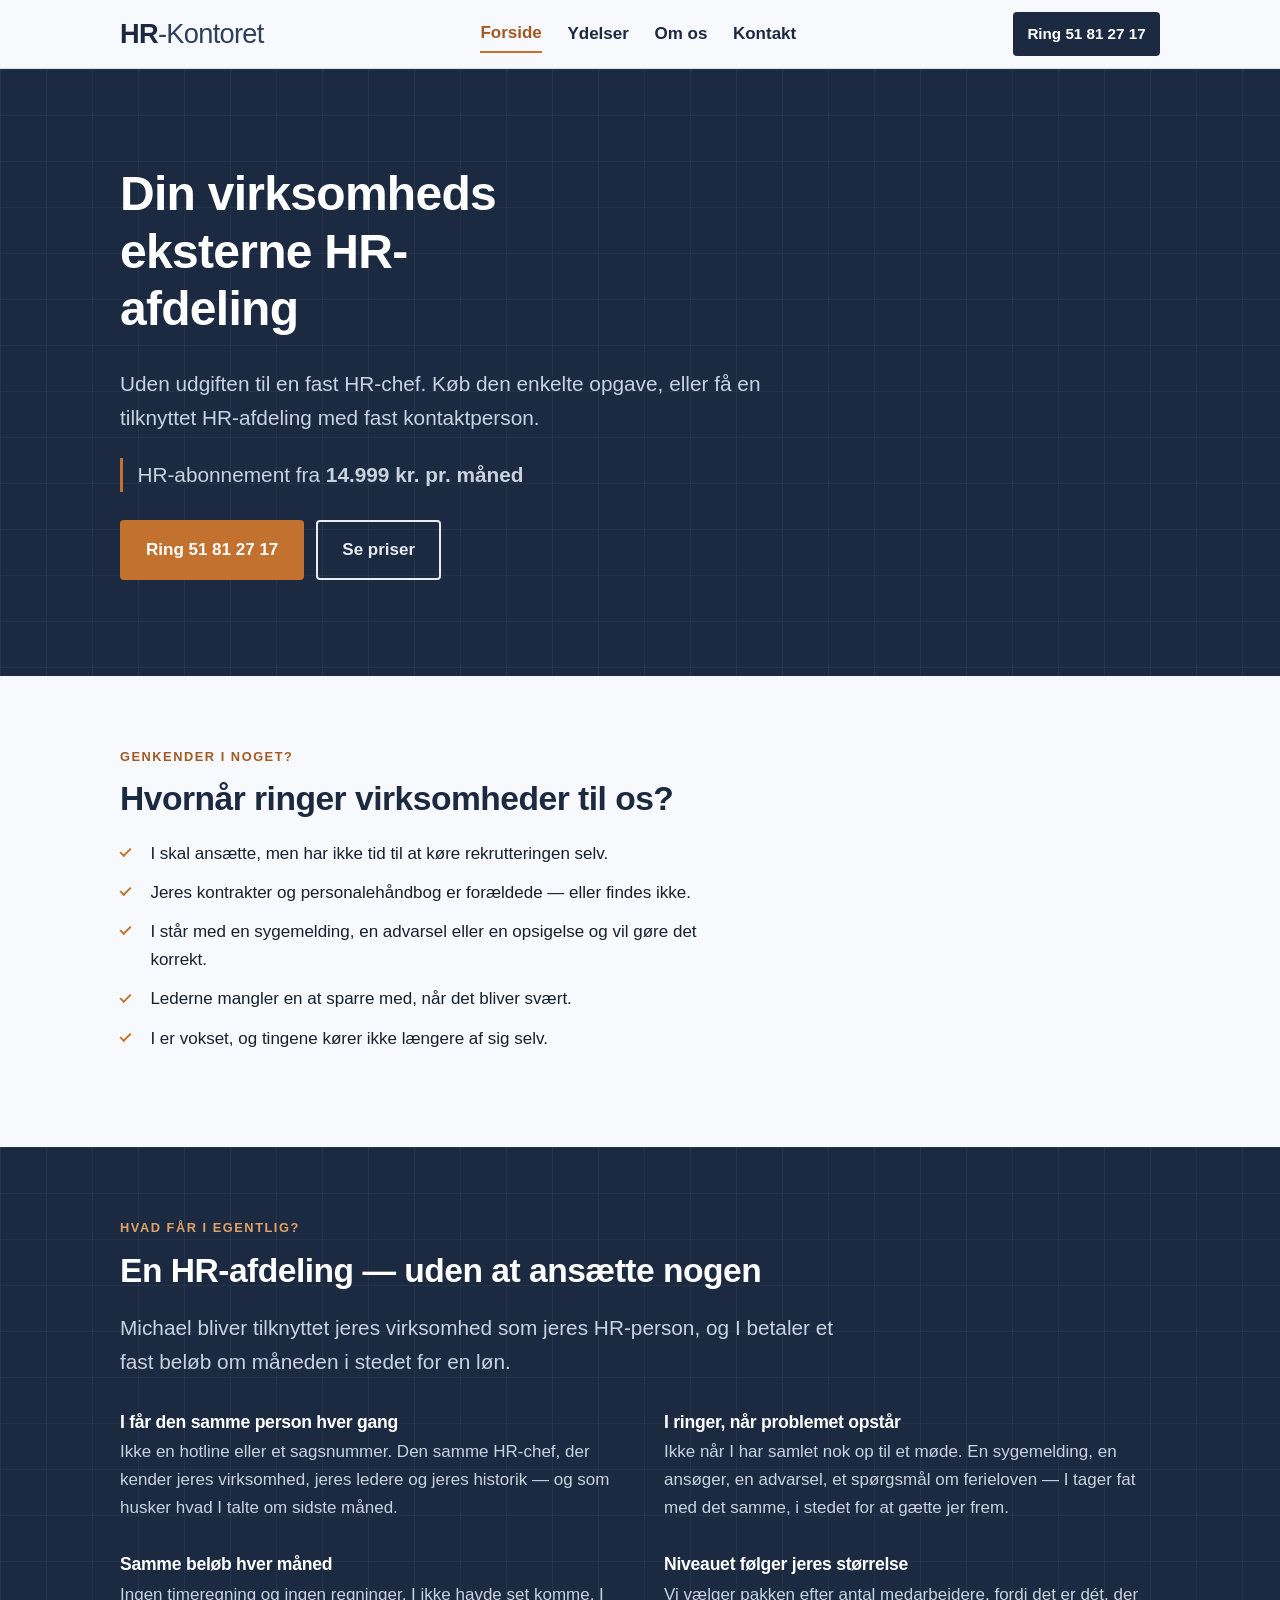
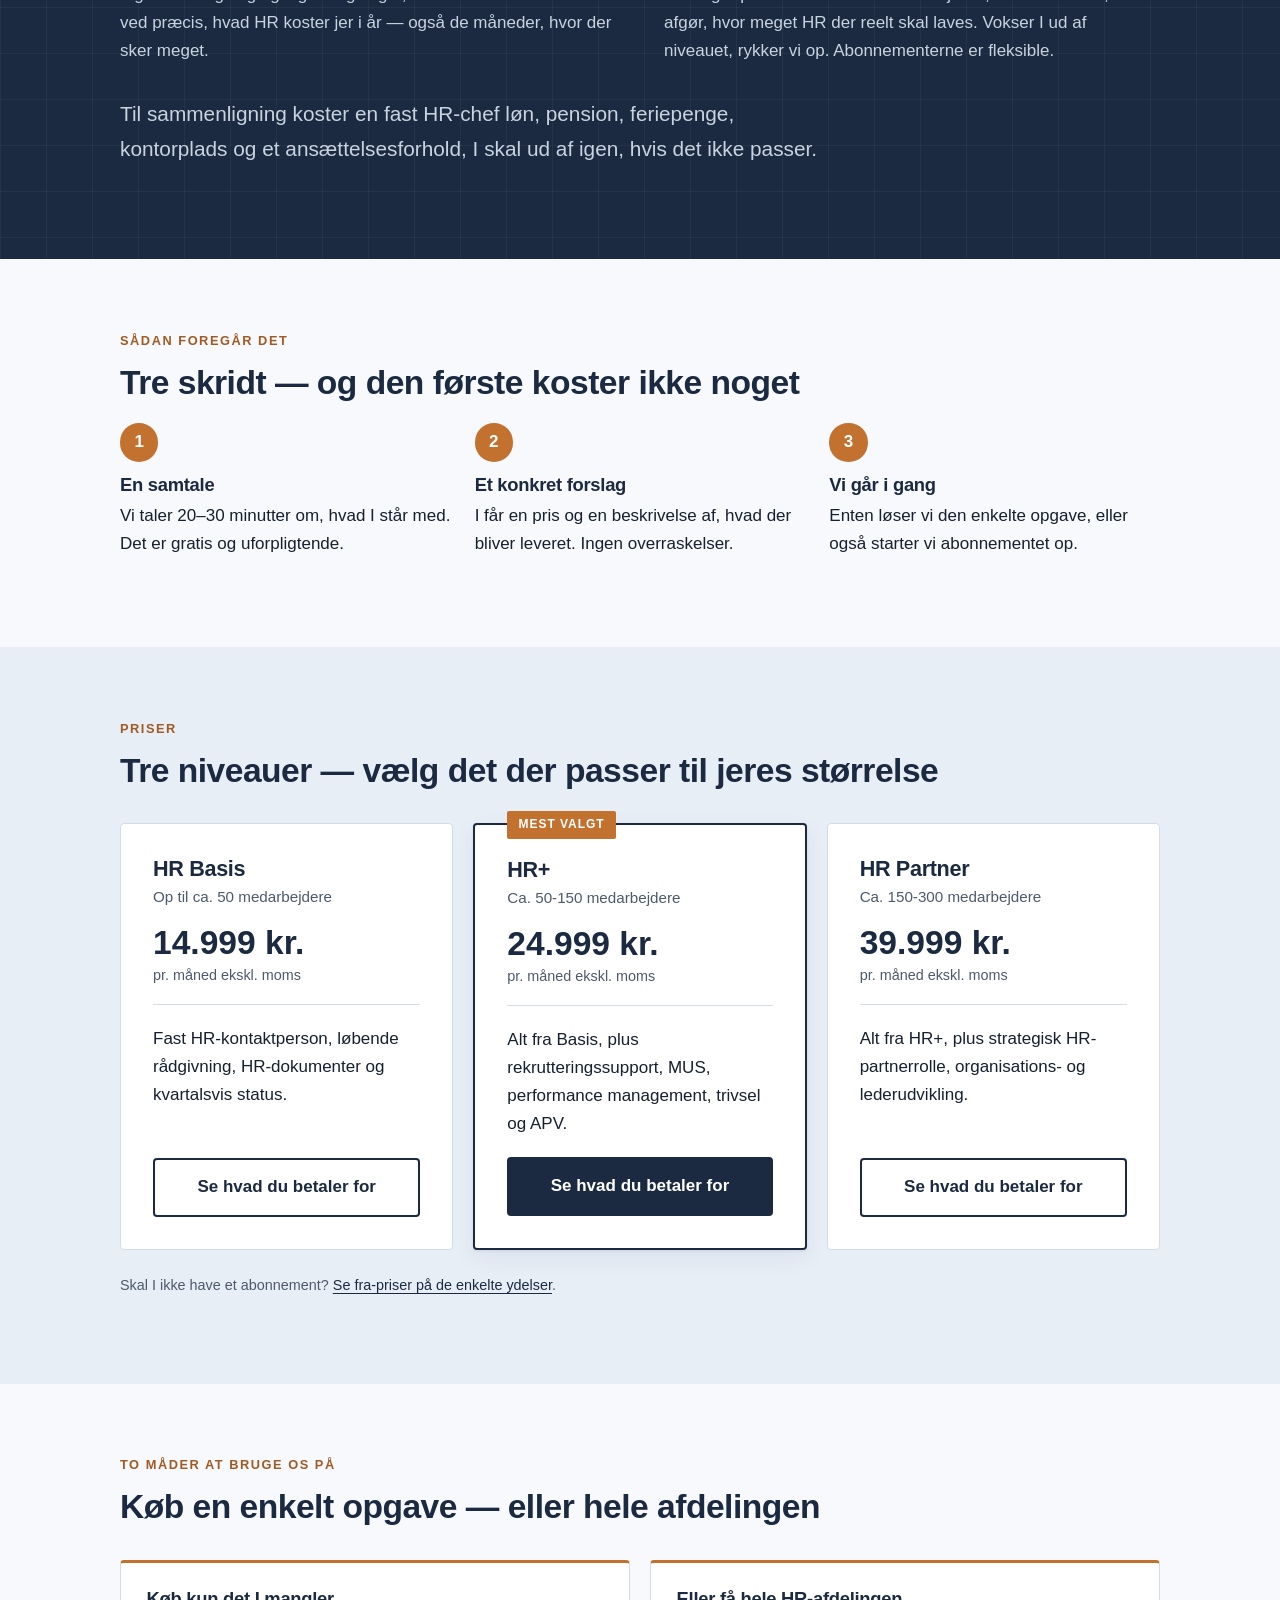
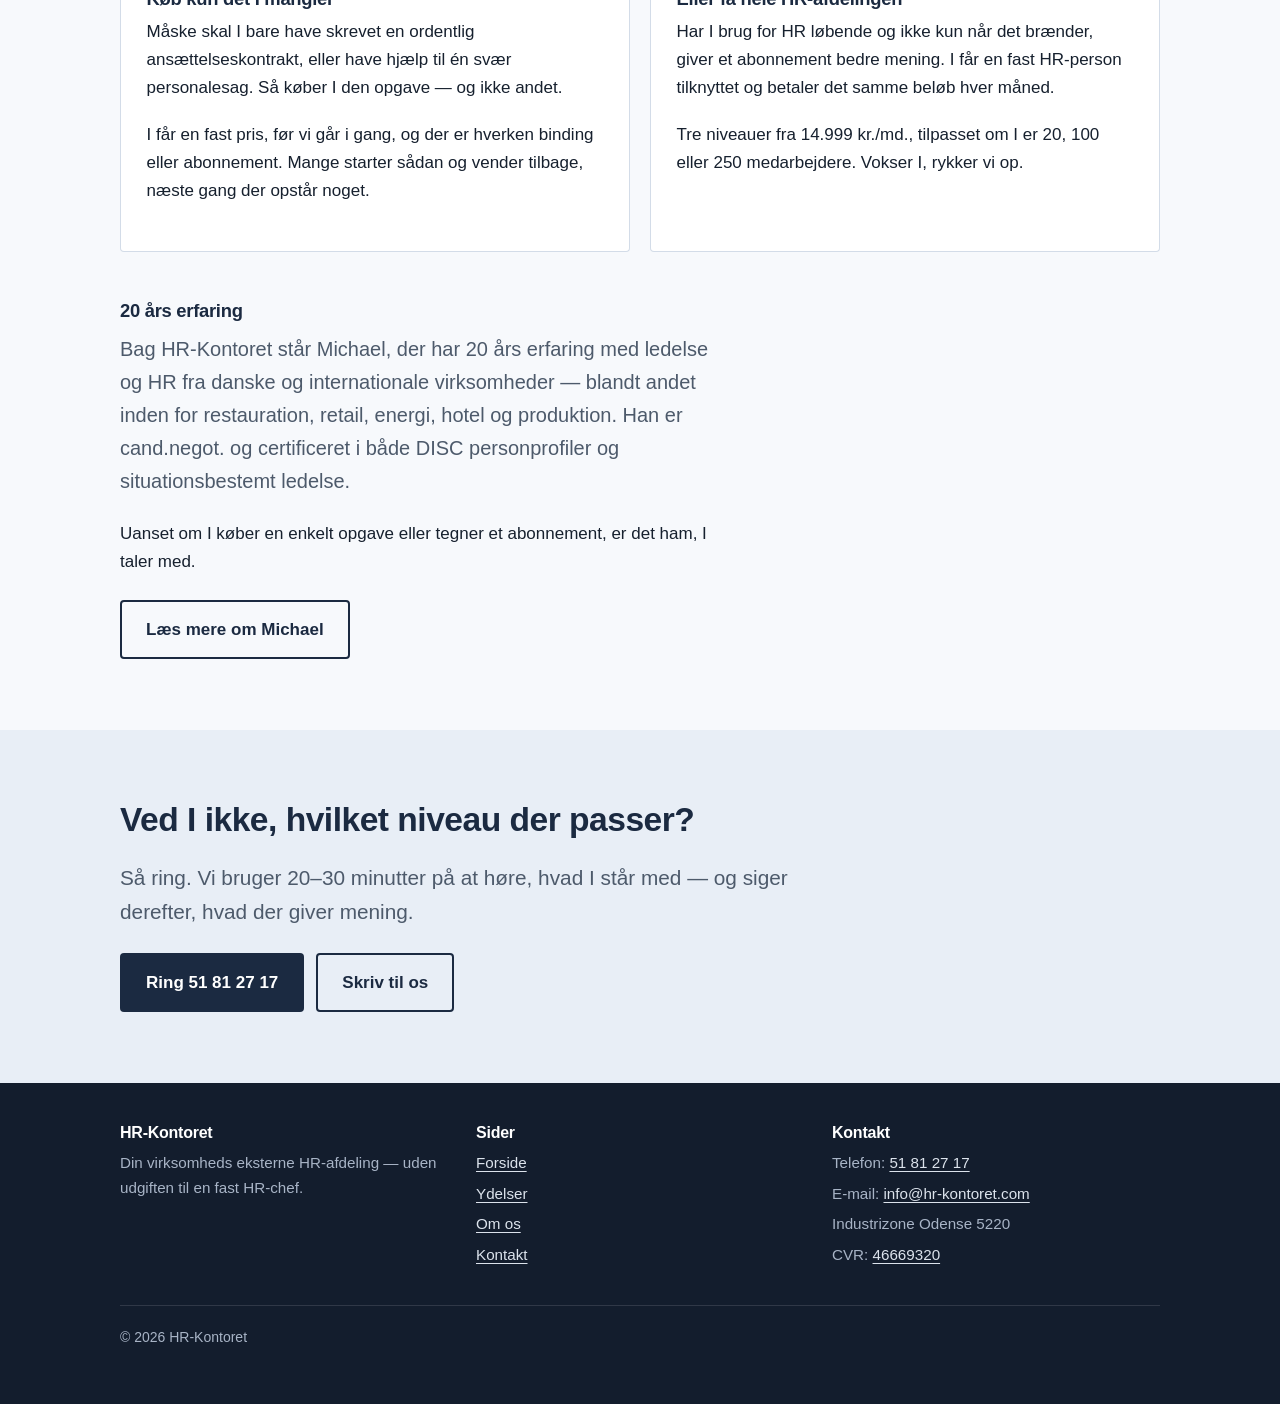
<file: index.html>
<!DOCTYPE html>
<html lang="da">
<head>
<meta charset="utf-8">
<meta name="viewport" content="width=device-width, initial-scale=1">
<title>HR-Kontoret — ekstern HR-afdeling til små og mellemstore virksomheder</title>
<meta name="description" content="Skal I ansætte, håndtere en svær personalesag eller bare have styr på kontrakterne? Få en erfaren HR-chef tilknyttet fra 14.999 kr./md. — eller køb den enkelte opgave til fast pris.">
<link rel="canonical" href="https://hr-kontoret.com/">
<meta name="robots" content="index, follow">
<meta name="theme-color" content="#1b2a41">
<meta name="color-scheme" content="light">

<meta property="og:type" content="website">
<meta property="og:locale" content="da_DK">
<meta property="og:site_name" content="HR-Kontoret">
<meta property="og:title" content="HR-Kontoret — ekstern HR-afdeling til små og mellemstore virksomheder">
<meta property="og:description" content="Få en erfaren HR-chef tilknyttet fra 14.999 kr./md. — uden at ansætte nogen.">
<meta property="og:url" content="https://hr-kontoret.com/">
<meta name="twitter:card" content="summary_large_image">
<meta name="twitter:title" content="HR-Kontoret — ekstern HR-afdeling til små og mellemstore virksomheder">
<meta name="twitter:description" content="Få en erfaren HR-chef tilknyttet fra 14.999 kr./md. — uden at ansætte nogen.">
<meta property="og:image" content="https://hr-kontoret.com/assets/og-billede.png">
<meta property="og:image:width" content="1200">
<meta property="og:image:height" content="630">
<meta property="og:image:alt" content="HR-Kontoret — din virksomheds eksterne HR-afdeling. Abonnement fra 14.999 kr./md.">

<link rel="icon" href="assets/favicon.svg" type="image/svg+xml">
<link rel="stylesheet" href="assets/style.css">

<script type="application/ld+json">
{
  "@context": "https://schema.org",
  "@type": "ProfessionalService",
  "name": "HR-Kontoret",
  "description": "Ekstern HR-afdeling og HR-konsulentydelser til små og mellemstore virksomheder i Danmark.",
  "slogan": "Din virksomheds eksterne HR-afdeling — uden udgiften til en fast HR-chef.",
  "url": "https://hr-kontoret.com/",
  "telephone": "+4551812717",
  "email": "info@hr-kontoret.com",
  "identifier": { "@type": "PropertyValue", "name": "CVR", "value": "46669320" },
  "address": {
    "@type": "PostalAddress",
    "streetAddress": "Industrizone",
    "postalCode": "5220",
    "addressLocality": "Odense",
    "addressCountry": "DK"
  },
  "areaServed": { "@type": "Country", "name": "Danmark" },
  "knowsLanguage": "da",
  "founder": { "@type": "Person", "name": "Michael", "jobTitle": "HR-chef" },
  "openingHoursSpecification": [
    { "@type": "OpeningHoursSpecification", "dayOfWeek": ["Monday","Tuesday","Wednesday","Thursday","Friday"], "opens": "09:00", "closes": "17:00" },
    { "@type": "OpeningHoursSpecification", "dayOfWeek": "Saturday", "opens": "09:00", "closes": "14:00" }
  ],
  "serviceType": [
    "Rekruttering",
    "Ansættelseskontrakter",
    "Personalehåndbog",
    "HR-rådgivning",
    "Leder- og medarbejdersparring",
    "Performance management",
    "Trivsel og APV",
    "HR-strategi og organisationsudvikling",
    "Personalesager og opsigelser"
  ],
  "offers": {
    "@type": "Offer",
    "name": "HR-abonnement",
    "description": "Fast tilknyttet HR-chef som ekstern HR-afdeling.",
    "priceCurrency": "DKK",
    "priceSpecification": {
      "@type": "UnitPriceSpecification",
      "price": "14999",
      "priceCurrency": "DKK",
      "unitCode": "MON",
      "valueAddedTaxIncluded": false
    }
  }
}
</script>
</head>
<body>

<a class="skip" href="#main">Spring til indhold</a>

<header class="site-header">
  <div class="wrap">
    <a class="logo" href="index.html"><strong>HR</strong><span>-Kontoret</span></a>
    <input type="checkbox" id="nav-toggle" class="nav-toggle">
    <label class="nav-btn" for="nav-toggle">Menu</label>
    <nav class="site-nav" aria-label="Hovedmenu">
      <ul>
        <li><a href="index.html" aria-current="page">Forside</a></li>
        <li><a href="ydelser.html">Ydelser</a></li>
        <li><a href="om.html">Om os</a></li>
        <li><a href="kontakt.html">Kontakt</a></li>
      </ul>
    </nav>
    <a class="header-cta" href="tel:+4551812717">Ring<span class="hide-sm">&nbsp;51 81 27 17</span></a>
  </div>
</header>

<main id="main">

  <section class="hero">
    <div class="wrap">
      <h1>Din virksomheds eksterne HR-afdeling</h1>
      <p>Uden udgiften til en fast HR-chef. Køb den enkelte opgave, eller få en tilknyttet HR-afdeling med fast kontaktperson.</p>
      <p class="hero-price">HR-abonnement fra <strong>14.999 kr. pr. måned</strong></p>
      <div class="btns">
        <a class="btn btn--primary" href="tel:+4551812717">Ring 51 81 27 17</a>
        <a class="btn btn--outline" href="ydelser.html">Se priser</a>
      </div>
    </div>
  </section>

  <section class="section">
    <div class="wrap">
      <span class="eyebrow">Genkender I noget?</span>
      <h2>Hvornår ringer virksomheder til os?</h2>
      <ul class="check">
        <li>I skal ansætte, men har ikke tid til at køre rekrutteringen selv.</li>
        <li>Jeres kontrakter og personalehåndbog er forældede — eller findes ikke.</li>
        <li>I står med en sygemelding, en advarsel eller en opsigelse og vil gøre det korrekt.</li>
        <li>Lederne mangler en at sparre med, når det bliver svært.</li>
        <li>I er vokset, og tingene kører ikke længere af sig selv.</li>
      </ul>
    </div>
  </section>

  <section class="section section--navy">
    <div class="wrap">
      <span class="eyebrow">Hvad får I egentlig?</span>
      <h2>En HR-afdeling — uden at ansætte nogen</h2>
      <p class="lead">Michael bliver tilknyttet jeres virksomhed som jeres HR-person, og I betaler et fast beløb om måneden i stedet for en løn.</p>

      <div class="how">
        <div>
          <h3>I får den samme person hver gang</h3>
          <p>Ikke en hotline eller et sagsnummer. Den samme HR-chef, der kender jeres virksomhed, jeres ledere og jeres historik — og som husker hvad I talte om sidste måned.</p>
        </div>
        <div>
          <h3>I ringer, når problemet opstår</h3>
          <p>Ikke når I har samlet nok op til et møde. En sygemelding, en ansøger, en advarsel, et spørgsmål om ferieloven — I tager fat med det samme, i stedet for at gætte jer frem.</p>
        </div>
        <div>
          <h3>Samme beløb hver måned</h3>
          <p>Ingen timeregning og ingen regninger, I ikke havde set komme. I ved præcis, hvad HR koster jer i år — også de måneder, hvor der sker meget.</p>
        </div>
        <div>
          <h3>Niveauet følger jeres størrelse</h3>
          <p>Vi vælger pakken efter antal medarbejdere, fordi det er dét, der afgør, hvor meget HR der reelt skal laves. Vokser I ud af niveauet, rykker vi op. Abonnementerne er fleksible.</p>
        </div>
      </div>

      <p class="lead" style="margin-top:2rem">Til sammenligning koster en fast HR-chef løn, pension, feriepenge, kontorplads og et ansættelsesforhold, I skal ud af igen, hvis det ikke passer.</p>
    </div>
  </section>

  <section class="section">
    <div class="wrap">
      <span class="eyebrow">Sådan foregår det</span>
      <h2>Tre skridt — og den første koster ikke noget</h2>
      <ol class="steps">
        <li>
          <h3>En samtale</h3>
          <p>Vi taler 20–30 minutter om, hvad I står med. Det er gratis og uforpligtende.</p>
        </li>
        <li>
          <h3>Et konkret forslag</h3>
          <p>I får en pris og en beskrivelse af, hvad der bliver leveret. Ingen overraskelser.</p>
        </li>
        <li>
          <h3>Vi går i gang</h3>
          <p>Enten løser vi den enkelte opgave, eller også starter vi abonnementet op.</p>
        </li>
      </ol>
    </div>
  </section>

  <section class="section section--alt">
    <div class="wrap">
      <span class="eyebrow">Priser</span>
      <h2>Tre niveauer — vælg det der passer til jeres størrelse</h2>

      <div class="plans" style="margin-top:2rem">
        <article class="plan">
          <h3>HR Basis</h3>
          <p class="plan-for">Op til ca. 50 medarbejdere</p>
          <p class="price">14.999 kr.<small>pr. måned ekskl. moms</small></p>
          <p>Fast HR-kontaktperson, løbende rådgivning, HR-dokumenter og kvartalsvis status.</p>
          <a class="btn btn--outline-dark" href="ydelser.html#abonnement">Se hvad du betaler for</a>
        </article>

        <article class="plan plan--featured">
          <h3>HR+</h3>
          <p class="plan-for">Ca. 50-150 medarbejdere</p>
          <p class="price">24.999 kr.<small>pr. måned ekskl. moms</small></p>
          <p>Alt fra Basis, plus rekrutteringssupport, MUS, performance management, trivsel og APV.</p>
          <a class="btn btn--dark" href="ydelser.html#abonnement">Se hvad du betaler for</a>
        </article>

        <article class="plan">
          <h3>HR Partner</h3>
          <p class="plan-for">Ca. 150-300 medarbejdere</p>
          <p class="price">39.999 kr.<small>pr. måned ekskl. moms</small></p>
          <p>Alt fra HR+, plus strategisk HR-partnerrolle, organisations- og lederudvikling.</p>
          <a class="btn btn--outline-dark" href="ydelser.html#abonnement">Se hvad du betaler for</a>
        </article>
      </div>

      <p class="moms" style="margin-top:1.5rem">Skal I ikke have et abonnement? <a href="ydelser.html#enkeltydelser">Se fra-priser på de enkelte ydelser</a>.</p>
    </div>
  </section>

  <section class="section">
    <div class="wrap">
      <span class="eyebrow">To måder at bruge os på</span>
      <h2>Køb en enkelt opgave — eller hele afdelingen</h2>

      <div class="grid grid--2" style="margin-top:2rem">
        <article class="card card--service">
          <h3>Køb kun det I mangler</h3>
          <p>Måske skal I bare have skrevet en ordentlig ansættelseskontrakt, eller have hjælp til én svær personalesag. Så køber I den opgave — og ikke andet.</p>
          <p>I får en fast pris, før vi går i gang, og der er hverken binding eller abonnement. Mange starter sådan og vender tilbage, næste gang der opstår noget.</p>
        </article>
        <article class="card card--service">
          <h3>Eller få hele HR-afdelingen</h3>
          <p>Har I brug for HR løbende og ikke kun når det brænder, giver et abonnement bedre mening. I får en fast HR-person tilknyttet og betaler det samme beløb hver måned.</p>
          <p>Tre niveauer fra 14.999 kr./md., tilpasset om I er 20, 100 eller 250 medarbejdere. Vokser I, rykker vi op.</p>
        </article>
      </div>

      <div class="prose" style="margin-top:3rem">
        <h3>20 års erfaring</h3>
        <p>Bag HR-Kontoret står Michael, der har 20 års erfaring med ledelse og HR fra danske og internationale virksomheder — blandt andet inden for restauration, retail, energi, hotel og produktion. Han er cand.negot. og certificeret i både DISC personprofiler og situationsbestemt ledelse.</p>
        <p>Uanset om I køber en enkelt opgave eller tegner et abonnement, er det ham, I taler med.</p>
        <div class="btns" style="margin-top:1.5rem">
          <a class="btn btn--outline-dark" href="om.html">Læs mere om Michael</a>
        </div>
      </div>
    </div>
  </section>

  <section class="section section--alt">
    <div class="wrap">
      <h2>Ved I ikke, hvilket niveau der passer?</h2>
      <p class="lead">Så ring. Vi bruger 20–30 minutter på at høre, hvad I står med — og siger derefter, hvad der giver mening.</p>
      <div class="btns" style="margin-top:1.5rem">
        <a class="btn btn--dark" href="tel:+4551812717">Ring 51 81 27 17</a>
        <a class="btn btn--outline-dark" href="kontakt.html">Skriv til os</a>
      </div>
    </div>
  </section>

</main>

<footer class="site-footer">
  <div class="wrap">
    <div class="grid grid--3">
      <div>
        <h3>HR-Kontoret</h3>
        <p>Din virksomheds eksterne HR-afdeling — uden udgiften til en fast HR-chef.</p>
      </div>
      <div>
        <h3>Sider</h3>
        <ul>
          <li><a href="index.html">Forside</a></li>
          <li><a href="ydelser.html">Ydelser</a></li>
          <li><a href="om.html">Om os</a></li>
          <li><a href="kontakt.html">Kontakt</a></li>
        </ul>
      </div>
      <div>
        <h3>Kontakt</h3>
        <ul>
          <li>Telefon: <a href="tel:+4551812717">51 81 27 17</a></li>
          <li>E-mail: <a href="mailto:info@hr-kontoret.com">info@hr-kontoret.com</a></li>
          <li>Industrizone Odense 5220</li>
          <li>CVR: <a href="https://datacvr.virk.dk/enhed/virksomhed/46669320" rel="noopener">46669320</a></li>
        </ul>
      </div>
    </div>
    <p class="footer-bottom">© 2026 HR-Kontoret</p>
  </div>
</footer>

</body>
</html>
</file>
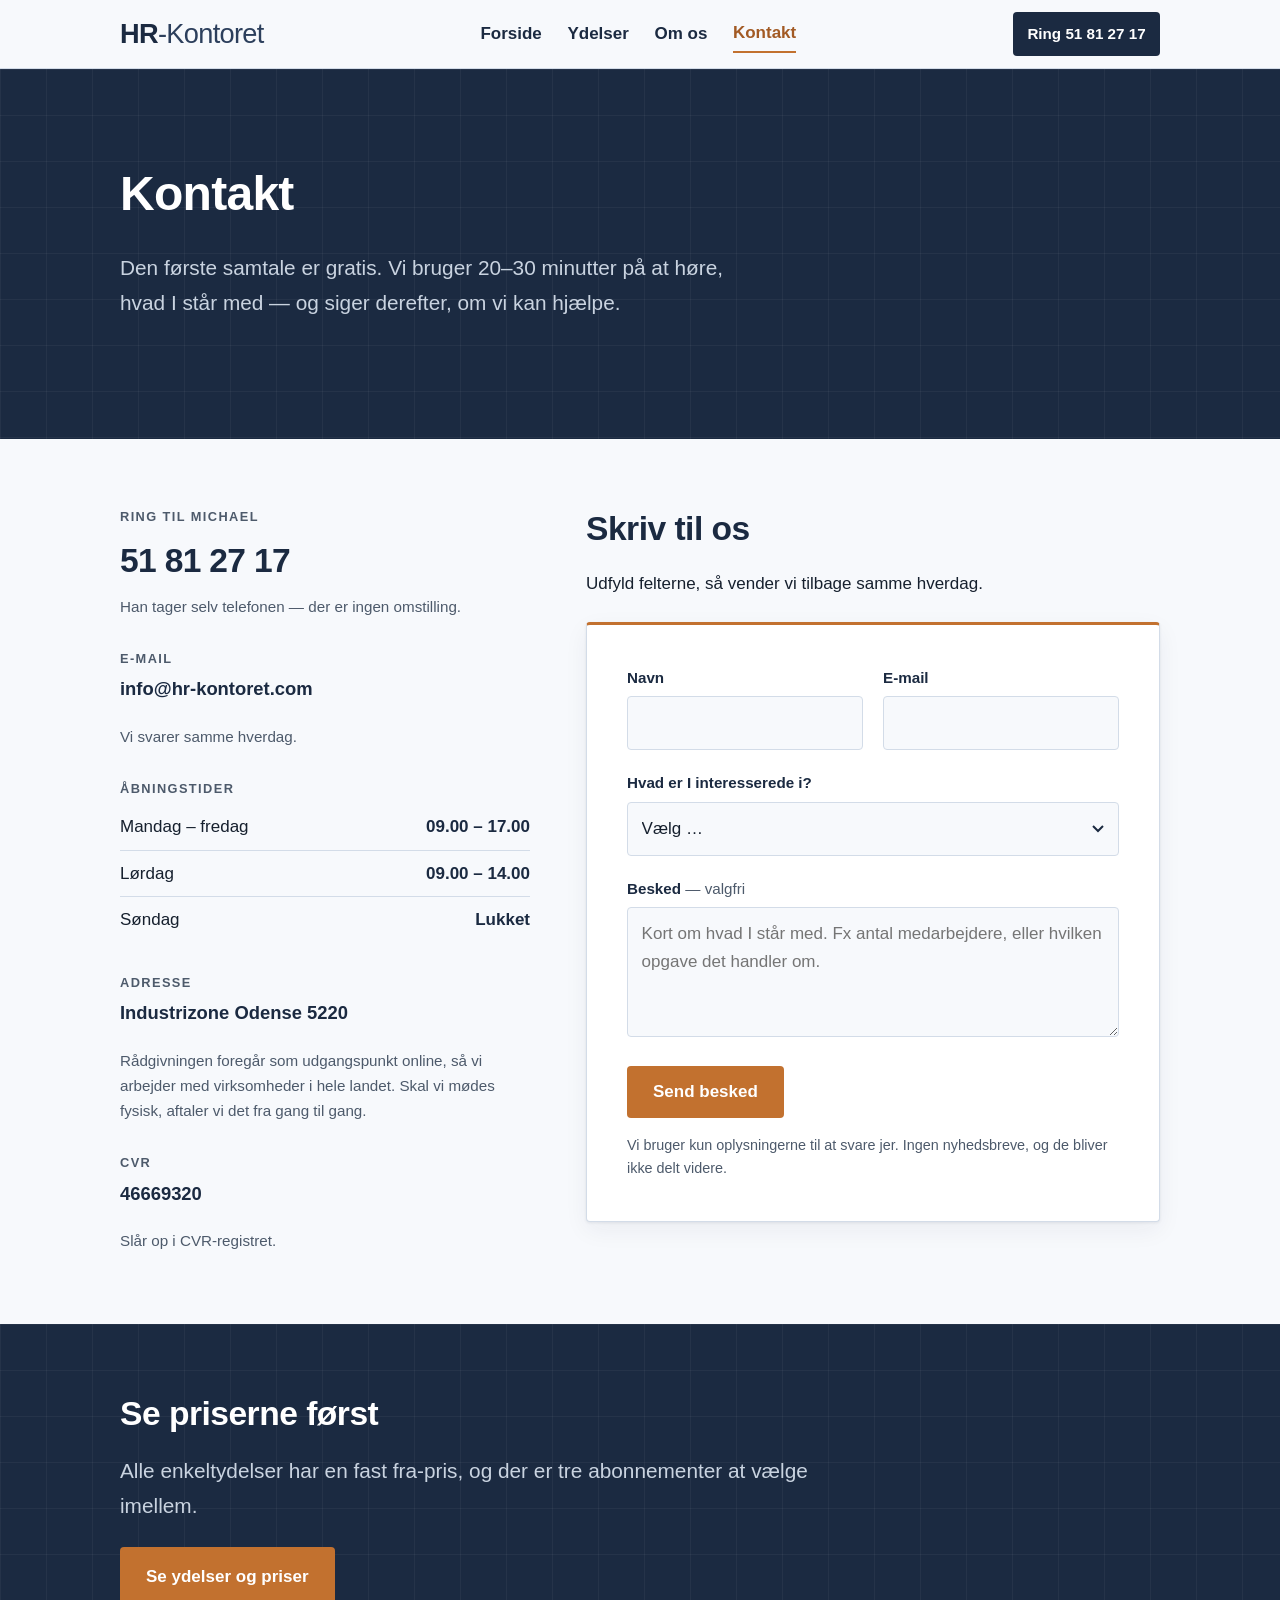
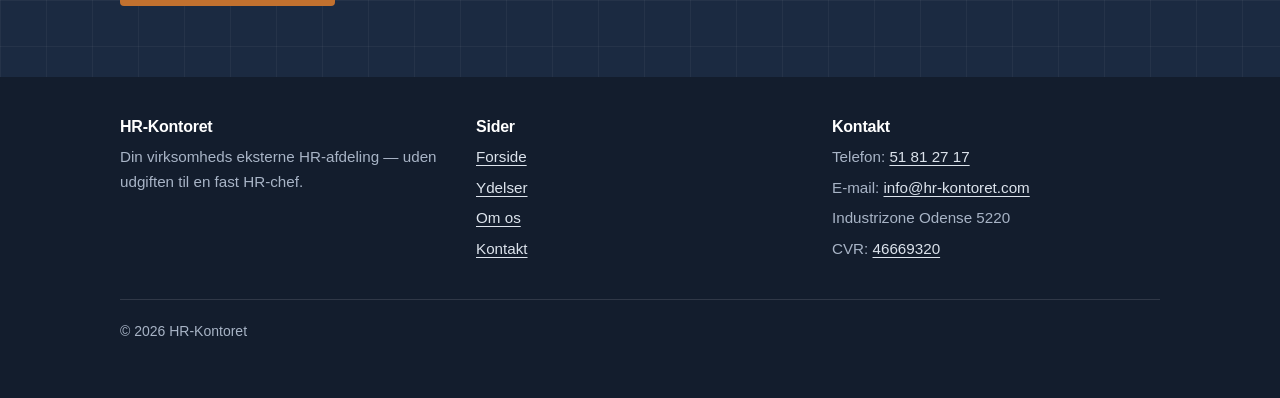
<file: kontakt.html>
<!DOCTYPE html>
<html lang="da">
<head>
<meta charset="utf-8">
<meta name="viewport" content="width=device-width, initial-scale=1">
<title>Kontakt HR-Kontoret | Ring 51 81 27 17</title>
<meta name="description" content="Den første samtale er gratis og tager 20-30 minutter. Ring til Michael på 51 81 27 17, eller skriv — vi svarer samme hverdag. Åbent mandag-fredag 9-17 og lørdag 9-14.">
<link rel="canonical" href="https://hr-kontoret.com/kontakt.html">
<meta name="robots" content="index, follow">
<meta name="theme-color" content="#1b2a41">
<meta name="color-scheme" content="light">

<meta property="og:type" content="website">
<meta property="og:locale" content="da_DK">
<meta property="og:site_name" content="HR-Kontoret">
<meta property="og:title" content="Kontakt HR-Kontoret | Ring 51 81 27 17">
<meta property="og:description" content="Den første samtale er gratis. Ring 51 81 27 17 — vi svarer samme hverdag.">
<meta property="og:url" content="https://hr-kontoret.com/kontakt.html">
<meta name="twitter:card" content="summary_large_image">
<meta name="twitter:title" content="Kontakt HR-Kontoret | Ring 51 81 27 17">
<meta name="twitter:description" content="Den første samtale er gratis. Ring 51 81 27 17 — vi svarer samme hverdag.">
<meta property="og:image" content="https://hr-kontoret.com/assets/og-billede.png">
<meta property="og:image:width" content="1200">
<meta property="og:image:height" content="630">
<meta property="og:image:alt" content="HR-Kontoret — din virksomheds eksterne HR-afdeling. Abonnement fra 14.999 kr./md.">

<link rel="icon" href="assets/favicon.svg" type="image/svg+xml">
<link rel="stylesheet" href="assets/style.css">

<script type="application/ld+json">
{
  "@context": "https://schema.org",
  "@type": "ContactPage",
  "name": "Kontakt HR-Kontoret",
  "url": "https://hr-kontoret.com/kontakt.html",
  "mainEntity": {
    "@type": "ProfessionalService",
    "name": "HR-Kontoret",
    "telephone": "+4551812717",
    "email": "info@hr-kontoret.com",
    "identifier": { "@type": "PropertyValue", "name": "CVR", "value": "46669320" },
    "address": {
      "@type": "PostalAddress",
      "streetAddress": "Industrizone",
      "postalCode": "5220",
      "addressLocality": "Odense",
      "addressCountry": "DK"
    },
    "areaServed": { "@type": "Country", "name": "Danmark" },
    "openingHoursSpecification": [
      { "@type": "OpeningHoursSpecification", "dayOfWeek": ["Monday","Tuesday","Wednesday","Thursday","Friday"], "opens": "09:00", "closes": "17:00" },
      { "@type": "OpeningHoursSpecification", "dayOfWeek": "Saturday", "opens": "09:00", "closes": "14:00" }
    ]
  }
}
</script>
<script type="application/ld+json">
{
  "@context": "https://schema.org",
  "@type": "BreadcrumbList",
  "itemListElement": [
    {
      "@type": "ListItem",
      "position": 1,
      "name": "Forside",
      "item": "https://hr-kontoret.com/"
    },
    {
      "@type": "ListItem",
      "position": 2,
      "name": "Kontakt",
      "item": "https://hr-kontoret.com/kontakt.html"
    }
  ]
}
</script>
</head>
<body>

<a class="skip" href="#main">Spring til indhold</a>

<header class="site-header">
  <div class="wrap">
    <a class="logo" href="index.html"><strong>HR</strong><span>-Kontoret</span></a>
    <input type="checkbox" id="nav-toggle" class="nav-toggle">
    <label class="nav-btn" for="nav-toggle">Menu</label>
    <nav class="site-nav" aria-label="Hovedmenu">
      <ul>
        <li><a href="index.html">Forside</a></li>
        <li><a href="ydelser.html">Ydelser</a></li>
        <li><a href="om.html">Om os</a></li>
        <li><a href="kontakt.html" aria-current="page">Kontakt</a></li>
      </ul>
    </nav>
    <a class="header-cta" href="tel:+4551812717">Ring<span class="hide-sm">&nbsp;51 81 27 17</span></a>
  </div>
</header>

<main id="main">

  <section class="hero">
    <div class="wrap">
      <h1>Kontakt</h1>
      <p>Den første samtale er gratis. Vi bruger 20–30 minutter på at høre, hvad I står med — og siger derefter, om vi kan hjælpe.</p>
    </div>
  </section>

  <section class="section">
    <div class="wrap">
      <div class="contact-split">

        <div>
          <div class="info-block">
            <h3>Ring til Michael</h3>
            <a class="value value--tel" href="tel:+4551812717">51 81 27 17</a>
            <p>Han tager selv telefonen — der er ingen omstilling.</p>
          </div>

          <div class="info-block">
            <h3>E-mail</h3>
            <a class="value" href="mailto:info@hr-kontoret.com">info@hr-kontoret.com</a>
            <p>Vi svarer samme hverdag.</p>
          </div>

          <div class="info-block">
            <h3>Åbningstider</h3>
            <ul class="hours">
              <li><span>Mandag – fredag</span><span>09.00 – 17.00</span></li>
              <li><span>Lørdag</span><span>09.00 – 14.00</span></li>
              <li><span>Søndag</span><span>Lukket</span></li>
            </ul>
          </div>

          <div class="info-block">
            <h3>Adresse</h3>
            <a class="value" href="https://www.google.com/maps/search/?api=1&amp;query=Industrizone+Odense+5220" rel="noopener">Industrizone Odense 5220</a>
            <p>Rådgivningen foregår som udgangspunkt online, så vi arbejder med virksomheder i hele landet. Skal vi mødes fysisk, aftaler vi det fra gang til gang.</p>
          </div>

          <div class="info-block">
            <h3>CVR</h3>
            <a class="value" href="https://datacvr.virk.dk/enhed/virksomhed/46669320" rel="noopener">46669320</a>
            <p>Slår op i CVR-registret.</p>
          </div>
        </div>

        <div>
          <h2>Skriv til os</h2>
          <p>Udfyld felterne, så vender vi tilbage samme hverdag.</p>

          <form class="form-card" style="margin-top:1.5rem" name="kontakt" method="POST" data-netlify="true" netlify-honeypot="firma-web" action="tak.html">
            <input type="hidden" name="form-name" value="kontakt">

            <p class="hp">
              <label>Udfyld ikke dette felt: <input name="firma-web" tabindex="-1" autocomplete="off"></label>
            </p>

            <div class="form-row">
              <div class="field">
                <label for="navn">Navn</label>
                <input type="text" id="navn" name="navn" autocomplete="name" required>
              </div>
              <div class="field">
                <label for="email">E-mail</label>
                <input type="email" id="email" name="email" autocomplete="email" required>
              </div>
            </div>

            <div class="field">
              <label for="ydelse">Hvad er I interesserede i?</label>
              <select id="ydelse" name="ydelse" required>
                <option value="">Vælg …</option>
                <option>HR Basis — 14.999 kr./md.</option>
                <option>HR+ — 24.999 kr./md.</option>
                <option>HR Partner — 39.999 kr./md.</option>
                <option>En enkelt ydelse</option>
                <option>Ved det ikke endnu</option>
              </select>
            </div>

            <div class="field">
              <label for="besked">Besked <span class="valgfri">— valgfri</span></label>
              <textarea id="besked" name="besked" placeholder="Kort om hvad I står med. Fx antal medarbejdere, eller hvilken opgave det handler om."></textarea>
            </div>

            <button class="btn btn--primary" type="submit">Send besked</button>

            <p class="form-note">Vi bruger kun oplysningerne til at svare jer. Ingen nyhedsbreve, og de bliver ikke delt videre.</p>
          </form>
        </div>

      </div>
    </div>
  </section>

  <section class="section section--navy">
    <div class="wrap">
      <h2>Se priserne først</h2>
      <p class="lead">Alle enkeltydelser har en fast fra-pris, og der er tre abonnementer at vælge imellem.</p>
      <div class="btns" style="margin-top:1.5rem">
        <a class="btn btn--primary" href="ydelser.html">Se ydelser og priser</a>
      </div>
    </div>
  </section>

</main>

<footer class="site-footer">
  <div class="wrap">
    <div class="grid grid--3">
      <div>
        <h3>HR-Kontoret</h3>
        <p>Din virksomheds eksterne HR-afdeling — uden udgiften til en fast HR-chef.</p>
      </div>
      <div>
        <h3>Sider</h3>
        <ul>
          <li><a href="index.html">Forside</a></li>
          <li><a href="ydelser.html">Ydelser</a></li>
          <li><a href="om.html">Om os</a></li>
          <li><a href="kontakt.html">Kontakt</a></li>
        </ul>
      </div>
      <div>
        <h3>Kontakt</h3>
        <ul>
          <li>Telefon: <a href="tel:+4551812717">51 81 27 17</a></li>
          <li>E-mail: <a href="mailto:info@hr-kontoret.com">info@hr-kontoret.com</a></li>
          <li>Industrizone Odense 5220</li>
          <li>CVR: <a href="https://datacvr.virk.dk/enhed/virksomhed/46669320" rel="noopener">46669320</a></li>
        </ul>
      </div>
    </div>
    <p class="footer-bottom">© 2026 HR-Kontoret</p>
  </div>
</footer>

</body>
</html>
</file>
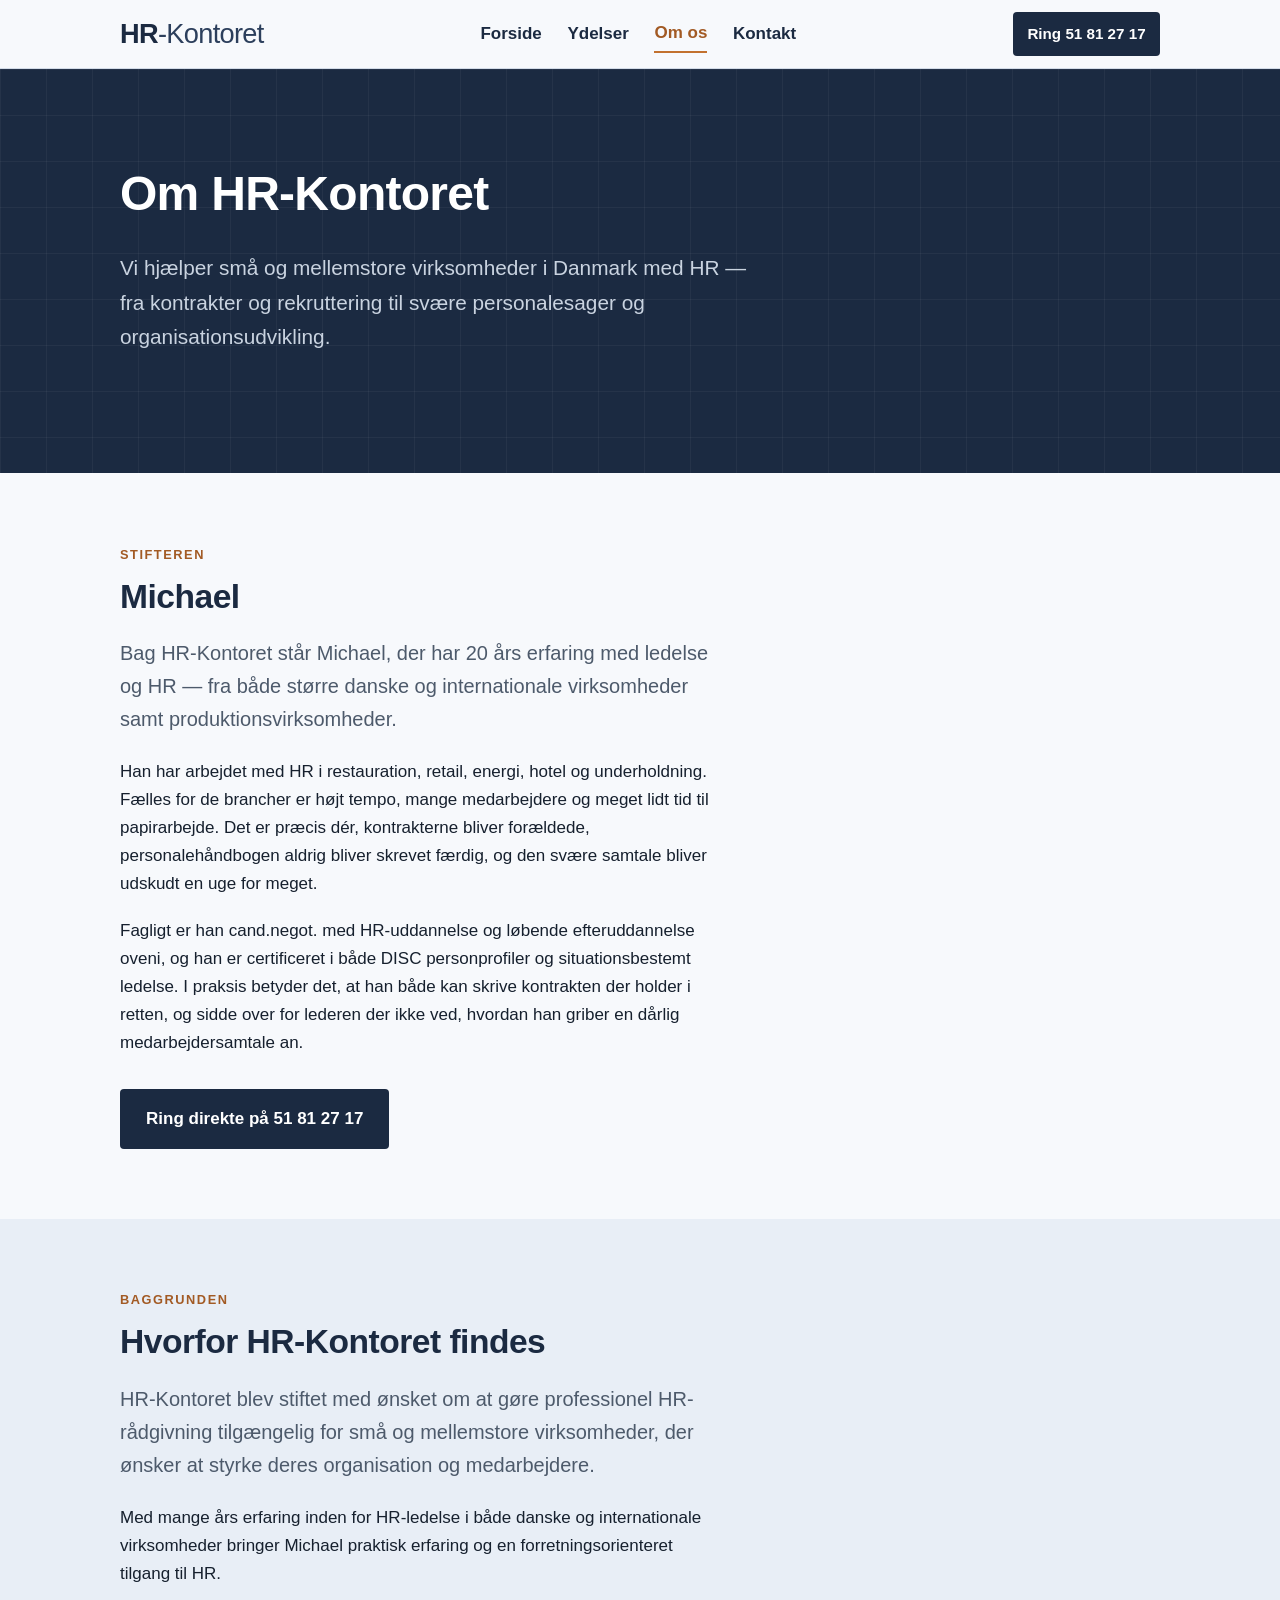
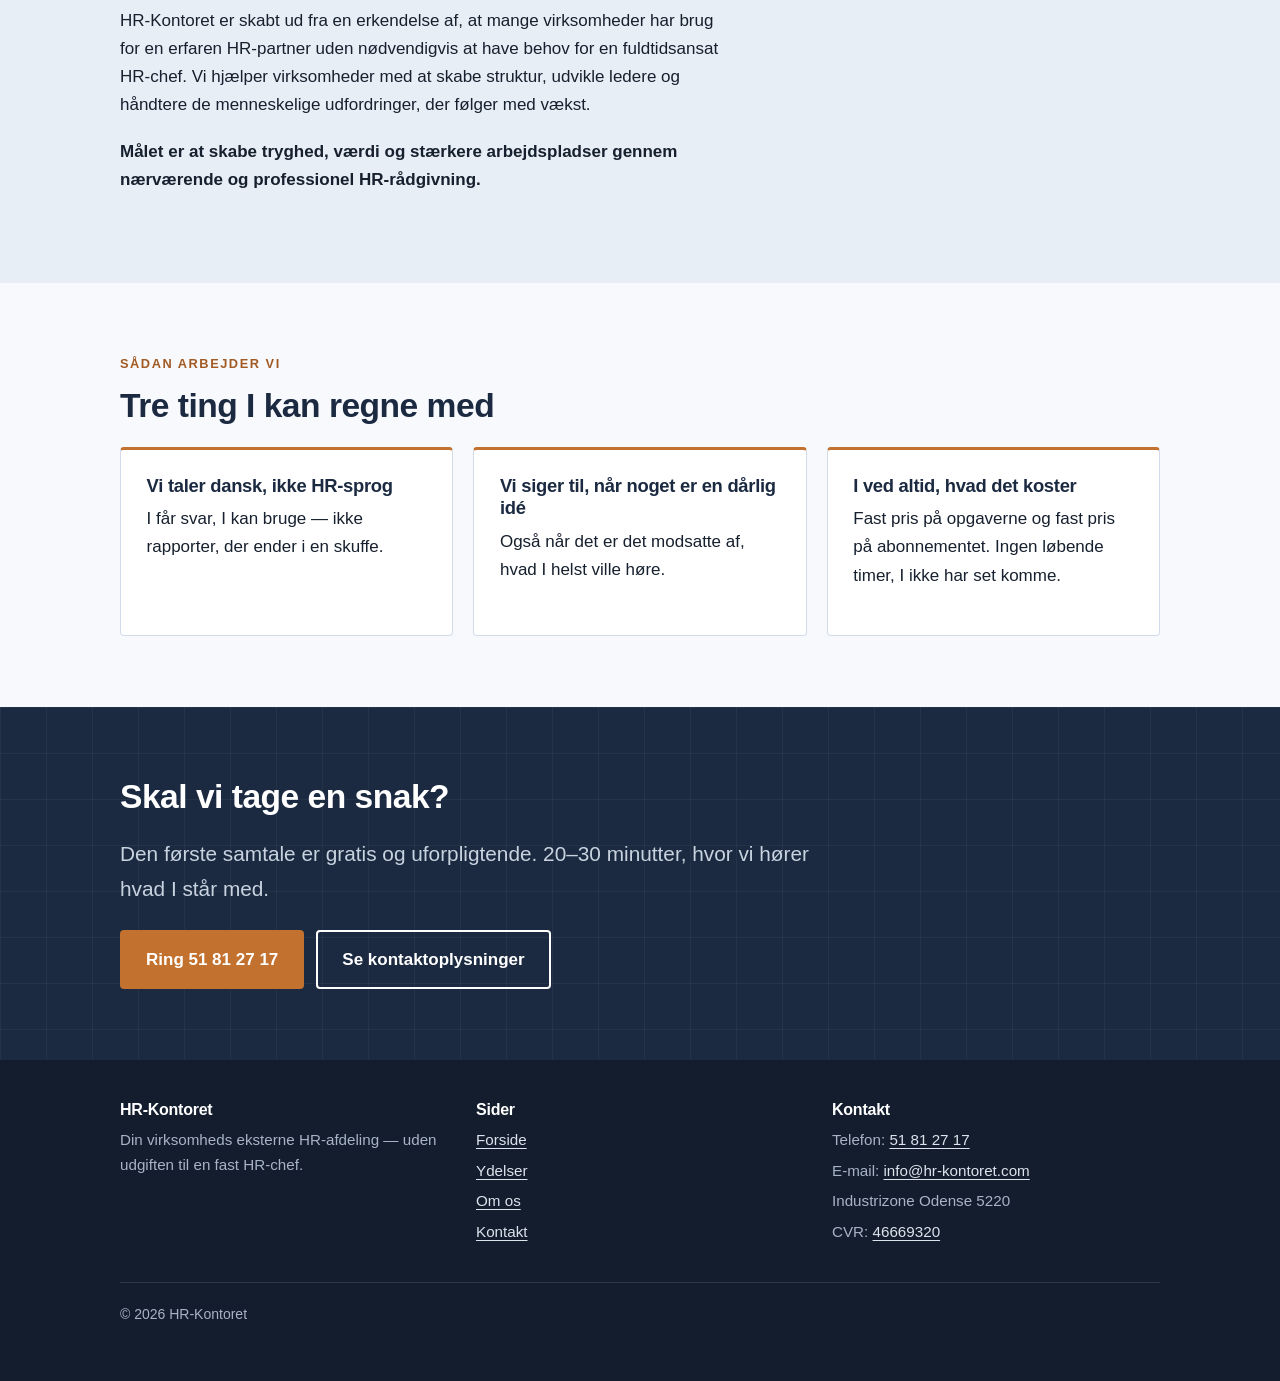
<file: om.html>
<!DOCTYPE html>
<html lang="da">
<head>
<meta charset="utf-8">
<meta name="viewport" content="width=device-width, initial-scale=1">
<title>Om HR-Kontoret | 20 års erfaring med ledelse og HR</title>
<meta name="description" content="Hvem er det, der tager telefonen? Michael har 20 års erfaring med ledelse og HR fra danske og internationale virksomheder — cand.negot. og certificeret i DISC og situationsbestemt ledelse.">
<link rel="canonical" href="https://hr-kontoret.com/om.html">
<meta name="robots" content="index, follow">
<meta name="theme-color" content="#1b2a41">
<meta name="color-scheme" content="light">

<meta property="og:type" content="website">
<meta property="og:locale" content="da_DK">
<meta property="og:site_name" content="HR-Kontoret">
<meta property="og:title" content="Om HR-Kontoret | 20 års erfaring med ledelse og HR">
<meta property="og:description" content="20 års erfaring med ledelse og HR. Cand.negot. og certificeret i DISC.">
<meta property="og:url" content="https://hr-kontoret.com/om.html">
<meta name="twitter:card" content="summary_large_image">
<meta name="twitter:title" content="Om HR-Kontoret | 20 års erfaring med ledelse og HR">
<meta name="twitter:description" content="20 års erfaring med ledelse og HR. Cand.negot. og certificeret i DISC.">
<meta property="og:image" content="https://hr-kontoret.com/assets/og-billede.png">
<meta property="og:image:width" content="1200">
<meta property="og:image:height" content="630">
<meta property="og:image:alt" content="HR-Kontoret — din virksomheds eksterne HR-afdeling. Abonnement fra 14.999 kr./md.">

<link rel="icon" href="assets/favicon.svg" type="image/svg+xml">
<link rel="stylesheet" href="assets/style.css">

<script type="application/ld+json">
{
  "@context": "https://schema.org",
  "@type": "AboutPage",
  "url": "https://hr-kontoret.com/om.html",
  "mainEntity": {
    "@type": "Person",
    "name": "Michael",
    "jobTitle": "HR-chef og stifter",
    "worksFor": { "@type": "ProfessionalService", "name": "HR-Kontoret" },
    "hasCredential": [
      { "@type": "EducationalOccupationalCredential", "name": "Cand.negot." },
      { "@type": "EducationalOccupationalCredential", "name": "Certificeret i DISC personprofiler" },
      { "@type": "EducationalOccupationalCredential", "name": "Certificeret i situationsbestemt ledelse" }
    ]
  }
}
</script>
<script type="application/ld+json">
{
  "@context": "https://schema.org",
  "@type": "BreadcrumbList",
  "itemListElement": [
    {
      "@type": "ListItem",
      "position": 1,
      "name": "Forside",
      "item": "https://hr-kontoret.com/"
    },
    {
      "@type": "ListItem",
      "position": 2,
      "name": "Om os",
      "item": "https://hr-kontoret.com/om.html"
    }
  ]
}
</script>
</head>
<body>

<a class="skip" href="#main">Spring til indhold</a>

<header class="site-header">
  <div class="wrap">
    <a class="logo" href="index.html"><strong>HR</strong><span>-Kontoret</span></a>
    <input type="checkbox" id="nav-toggle" class="nav-toggle">
    <label class="nav-btn" for="nav-toggle">Menu</label>
    <nav class="site-nav" aria-label="Hovedmenu">
      <ul>
        <li><a href="index.html">Forside</a></li>
        <li><a href="ydelser.html">Ydelser</a></li>
        <li><a href="om.html" aria-current="page">Om os</a></li>
        <li><a href="kontakt.html">Kontakt</a></li>
      </ul>
    </nav>
    <a class="header-cta" href="tel:+4551812717">Ring<span class="hide-sm">&nbsp;51 81 27 17</span></a>
  </div>
</header>

<main id="main">

  <section class="hero">
    <div class="wrap">
      <h1>Om HR-Kontoret</h1>
      <p>Vi hjælper små og mellemstore virksomheder i Danmark med HR — fra kontrakter og rekruttering til svære personalesager og organisationsudvikling.</p>
    </div>
  </section>

  <section class="section">
    <div class="wrap">
      <span class="eyebrow">Stifteren</span>
      <h2>Michael</h2>

      <div class="prose">
        <p>Bag HR-Kontoret står Michael, der har 20 års erfaring med ledelse og HR — fra både større danske og internationale virksomheder samt produktionsvirksomheder.</p>

        <p>Han har arbejdet med HR i restauration, retail, energi, hotel og underholdning. Fælles for de brancher er højt tempo, mange medarbejdere og meget lidt tid til papirarbejde. Det er præcis dér, kontrakterne bliver forældede, personalehåndbogen aldrig bliver skrevet færdig, og den svære samtale bliver udskudt en uge for meget.</p>

        <p>Fagligt er han cand.negot. med HR-uddannelse og løbende efteruddannelse oveni, og han er certificeret i både DISC personprofiler og situationsbestemt ledelse. I praksis betyder det, at han både kan skrive kontrakten der holder i retten, og sidde over for lederen der ikke ved, hvordan han griber en dårlig medarbejdersamtale an.</p>
      </div>

      <div class="btns" style="margin-top:2rem">
        <a class="btn btn--dark" href="tel:+4551812717">Ring direkte på 51 81 27 17</a>
      </div>
    </div>
  </section>

  <section class="section section--alt">
    <div class="wrap">
      <span class="eyebrow">Baggrunden</span>
      <h2>Hvorfor HR-Kontoret findes</h2>

      <div class="prose">
        <p>HR-Kontoret blev stiftet med ønsket om at gøre professionel HR-rådgivning tilgængelig for små og mellemstore virksomheder, der ønsker at styrke deres organisation og medarbejdere.</p>

        <p>Med mange års erfaring inden for HR-ledelse i både danske og internationale virksomheder bringer Michael praktisk erfaring og en forretningsorienteret tilgang til HR.</p>

        <p>HR-Kontoret er skabt ud fra en erkendelse af, at mange virksomheder har brug for en erfaren HR-partner uden nødvendigvis at have behov for en fuldtidsansat HR-chef. Vi hjælper virksomheder med at skabe struktur, udvikle ledere og håndtere de menneskelige udfordringer, der følger med vækst.</p>

        <p><strong>Målet er at skabe tryghed, værdi og stærkere arbejdspladser gennem nærværende og professionel HR-rådgivning.</strong></p>
      </div>
    </div>
  </section>

  <section class="section">
    <div class="wrap">
      <span class="eyebrow">Sådan arbejder vi</span>
      <h2>Tre ting I kan regne med</h2>
      <div class="grid grid--3">
        <article class="card card--service">
          <h3>Vi taler dansk, ikke HR-sprog</h3>
          <p>I får svar, I kan bruge — ikke rapporter, der ender i en skuffe.</p>
        </article>
        <article class="card card--service">
          <h3>Vi siger til, når noget er en dårlig idé</h3>
          <p>Også når det er det modsatte af, hvad I helst ville høre.</p>
        </article>
        <article class="card card--service">
          <h3>I ved altid, hvad det koster</h3>
          <p>Fast pris på opgaverne og fast pris på abonnementet. Ingen løbende timer, I ikke har set komme.</p>
        </article>
      </div>
    </div>
  </section>

  <section class="section section--navy">
    <div class="wrap">
      <h2>Skal vi tage en snak?</h2>
      <p class="lead">Den første samtale er gratis og uforpligtende. 20–30 minutter, hvor vi hører hvad I står med.</p>
      <div class="btns" style="margin-top:1.5rem">
        <a class="btn btn--primary" href="tel:+4551812717">Ring 51 81 27 17</a>
        <a class="btn btn--outline" href="kontakt.html">Se kontaktoplysninger</a>
      </div>
    </div>
  </section>

</main>

<footer class="site-footer">
  <div class="wrap">
    <div class="grid grid--3">
      <div>
        <h3>HR-Kontoret</h3>
        <p>Din virksomheds eksterne HR-afdeling — uden udgiften til en fast HR-chef.</p>
      </div>
      <div>
        <h3>Sider</h3>
        <ul>
          <li><a href="index.html">Forside</a></li>
          <li><a href="ydelser.html">Ydelser</a></li>
          <li><a href="om.html">Om os</a></li>
          <li><a href="kontakt.html">Kontakt</a></li>
        </ul>
      </div>
      <div>
        <h3>Kontakt</h3>
        <ul>
          <li>Telefon: <a href="tel:+4551812717">51 81 27 17</a></li>
          <li>E-mail: <a href="mailto:info@hr-kontoret.com">info@hr-kontoret.com</a></li>
          <li>Industrizone Odense 5220</li>
          <li>CVR: <a href="https://datacvr.virk.dk/enhed/virksomhed/46669320" rel="noopener">46669320</a></li>
        </ul>
      </div>
    </div>
    <p class="footer-bottom">© 2026 HR-Kontoret</p>
  </div>
</footer>

</body>
</html>
</file>
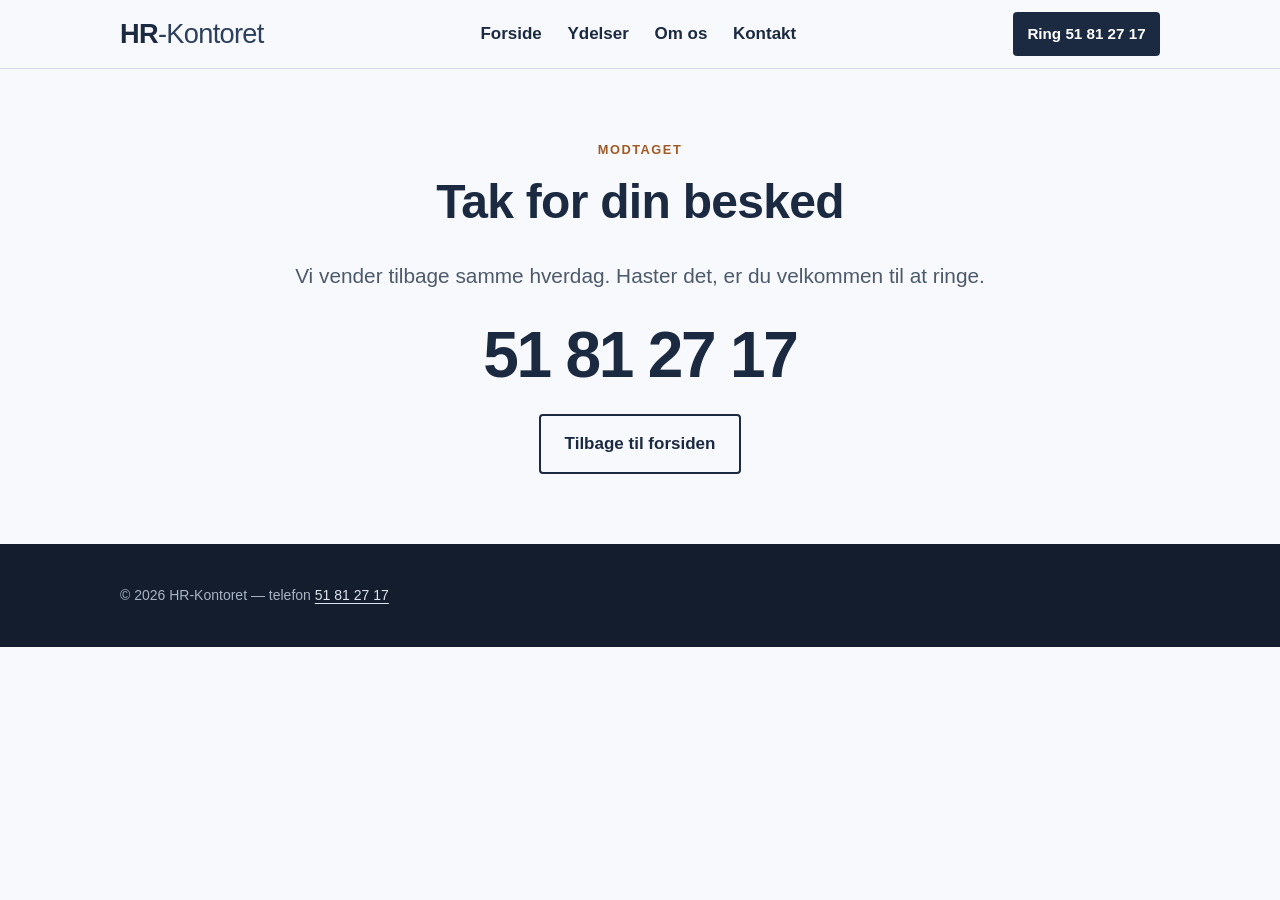
<file: tak.html>
<!DOCTYPE html>
<html lang="da">
<head>
<meta charset="utf-8">
<meta name="viewport" content="width=device-width, initial-scale=1">
<title>Tak for din besked | HR-Kontoret</title>
<meta name="description" content="Vi har modtaget din besked og vender tilbage samme hverdag.">
<meta name="robots" content="noindex, follow">
<meta name="theme-color" content="#1b2a41">
<meta name="color-scheme" content="light">
<link rel="icon" href="assets/favicon.svg" type="image/svg+xml">
<link rel="stylesheet" href="assets/style.css">
</head>
<body>

<a class="skip" href="#main">Spring til indhold</a>

<header class="site-header">
  <div class="wrap">
    <a class="logo" href="index.html"><strong>HR</strong><span>-Kontoret</span></a>
    <input type="checkbox" id="nav-toggle" class="nav-toggle">
    <label class="nav-btn" for="nav-toggle">Menu</label>
    <nav class="site-nav" aria-label="Hovedmenu">
      <ul>
        <li><a href="index.html">Forside</a></li>
        <li><a href="ydelser.html">Ydelser</a></li>
        <li><a href="om.html">Om os</a></li>
        <li><a href="kontakt.html">Kontakt</a></li>
      </ul>
    </nav>
    <a class="header-cta" href="tel:+4551812717">Ring<span class="hide-sm">&nbsp;51 81 27 17</span></a>
  </div>
</header>

<main id="main">
  <section class="section">
    <div class="wrap">
      <div class="call-out">
        <span class="eyebrow">Modtaget</span>
        <h1>Tak for din besked</h1>
        <p class="lead" style="margin-inline:auto">Vi vender tilbage samme hverdag. Haster det, er du velkommen til at ringe.</p>
        <a class="tel" href="tel:+4551812717">51 81 27 17</a>
        <div class="btns">
          <a class="btn btn--outline-dark" href="index.html">Tilbage til forsiden</a>
        </div>
      </div>
    </div>
  </section>
</main>

<footer class="site-footer">
  <div class="wrap">
    <p class="footer-bottom" style="border:0;margin:0;padding:0">© 2026 HR-Kontoret — telefon <a href="tel:+4551812717">51 81 27 17</a></p>
  </div>
</footer>

</body>
</html>
</file>
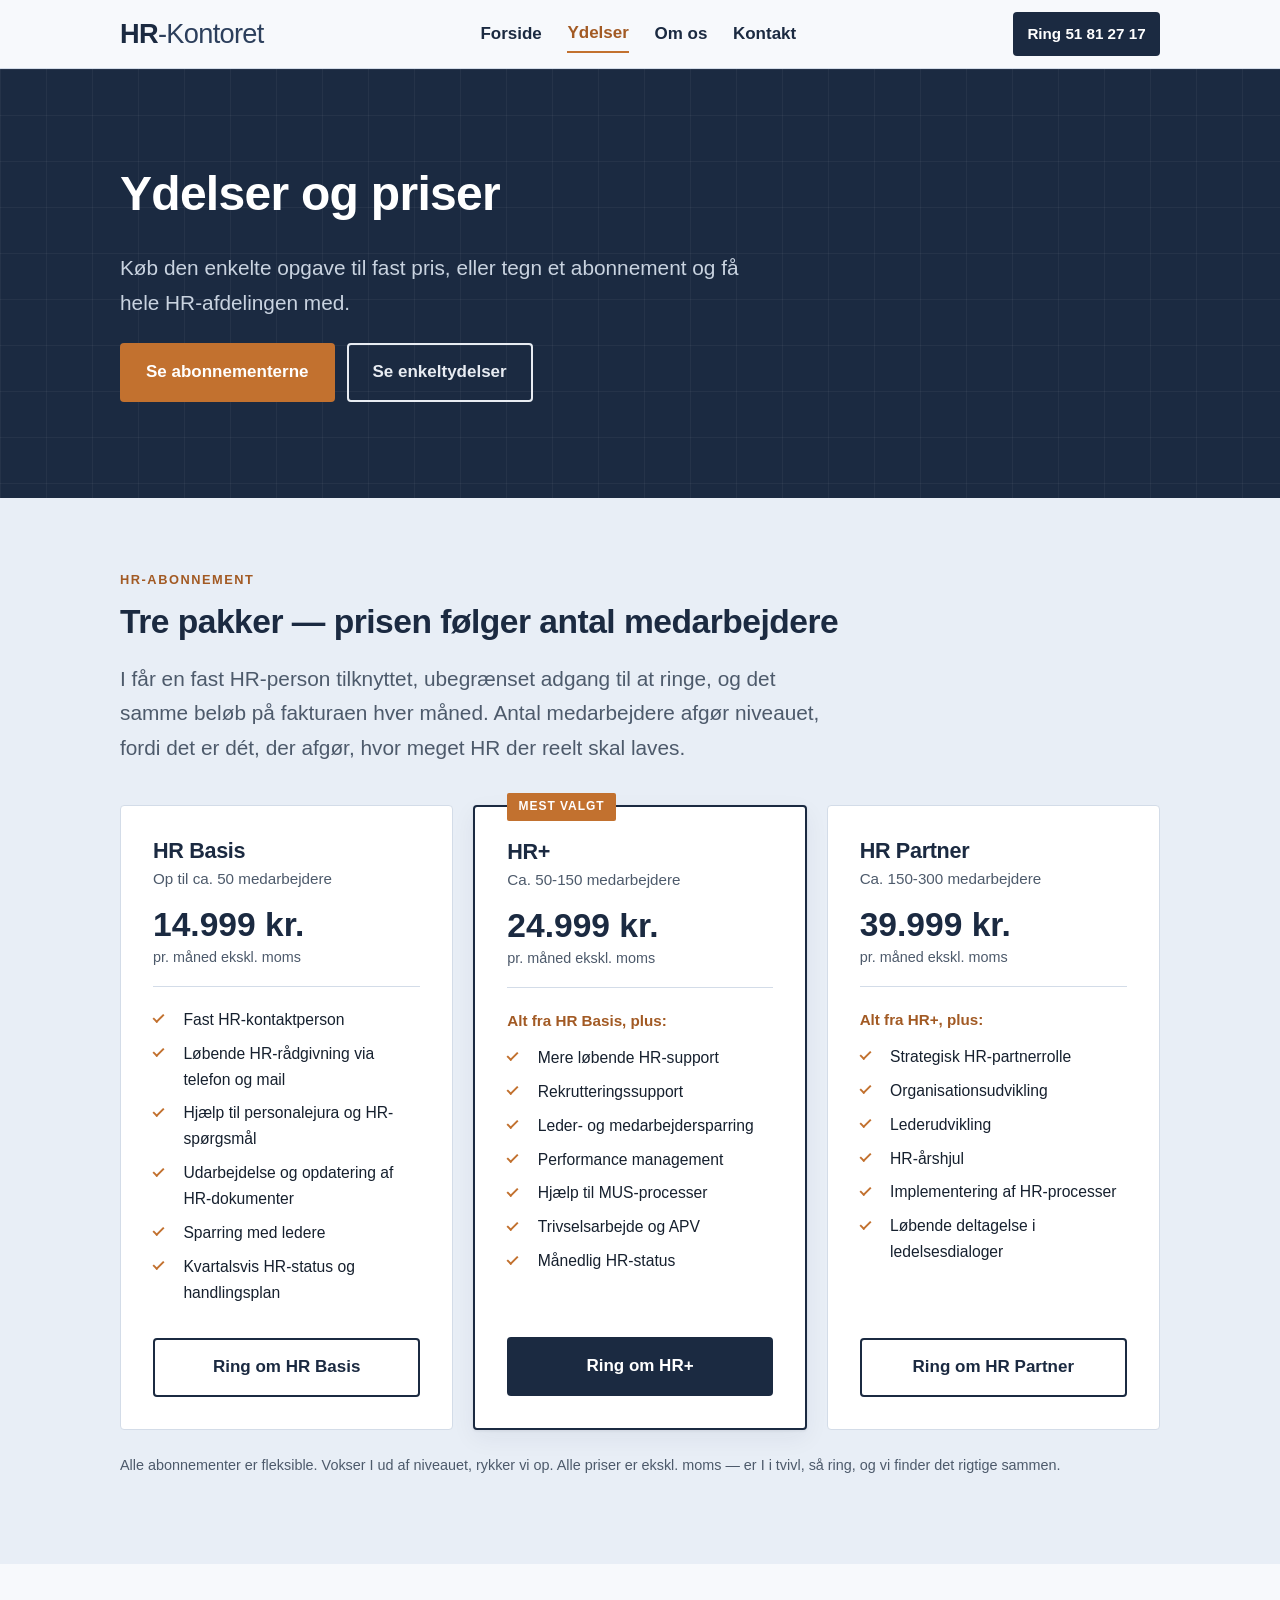
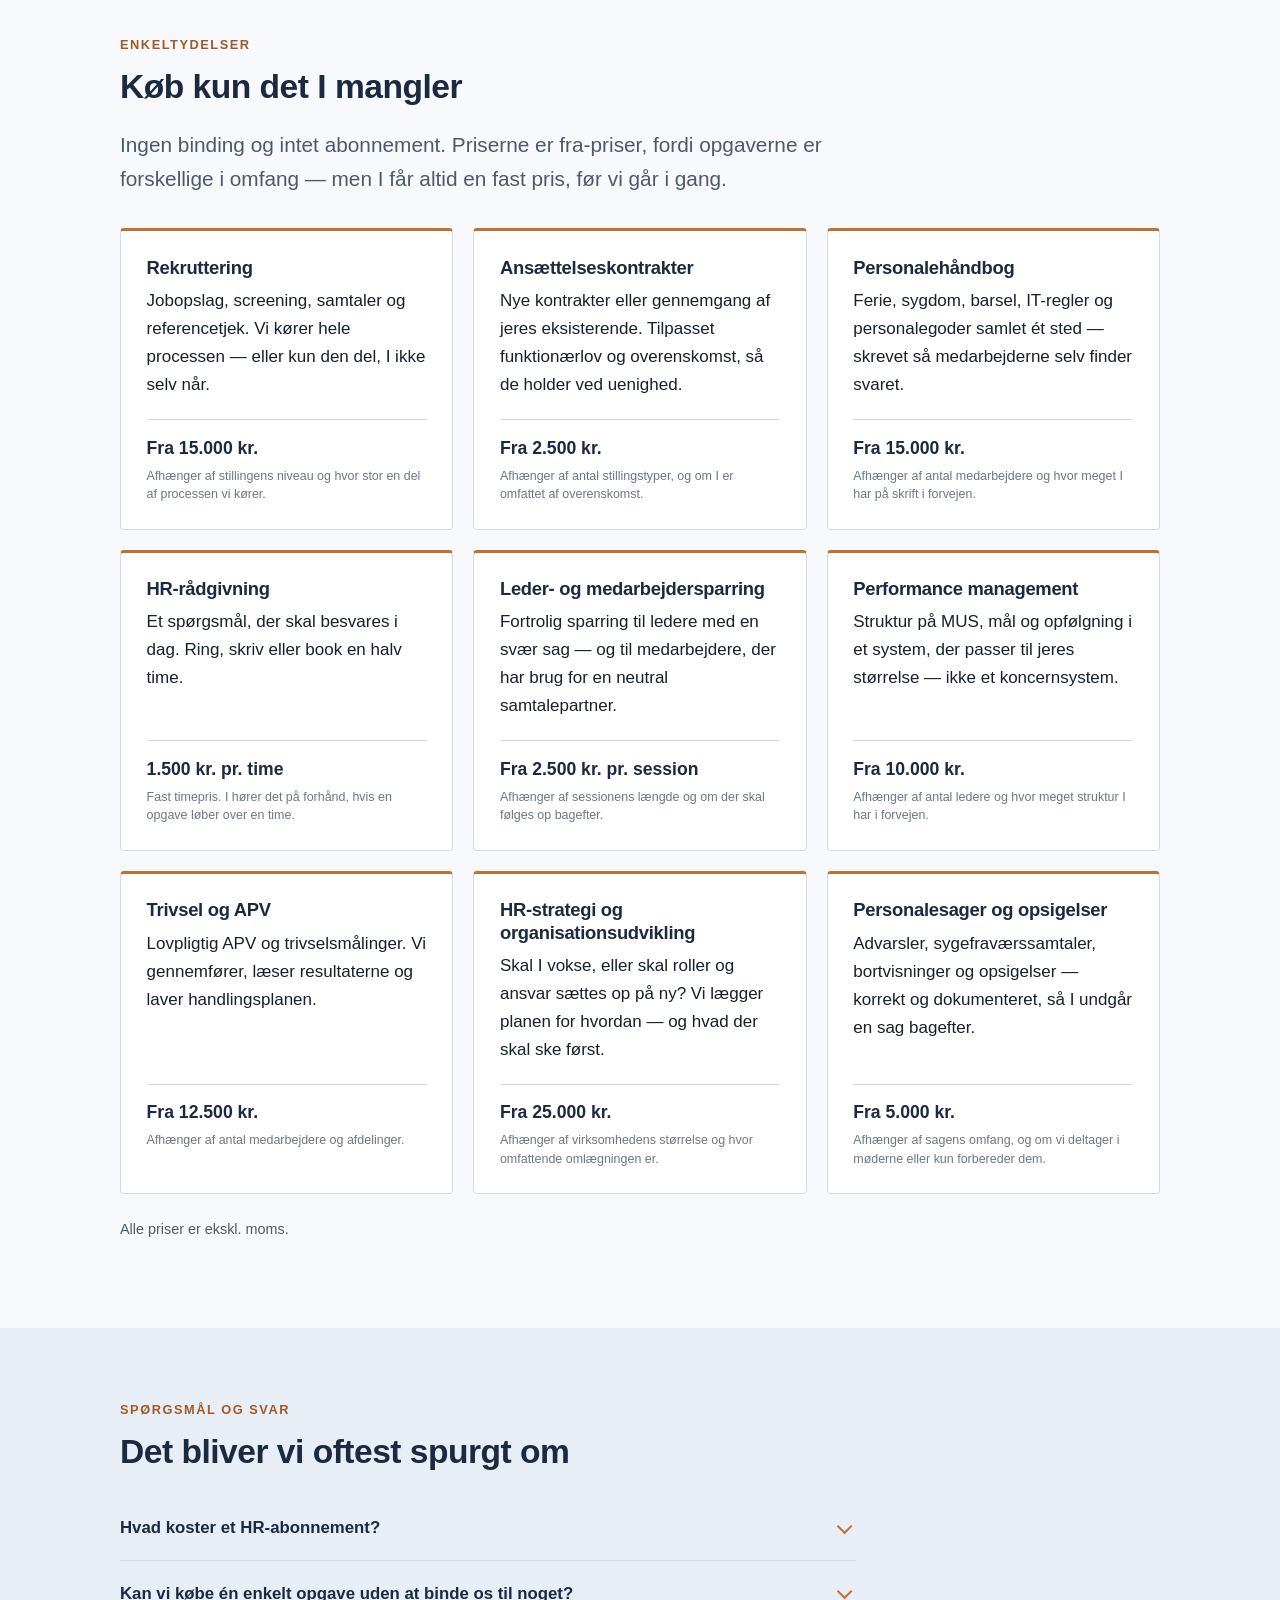
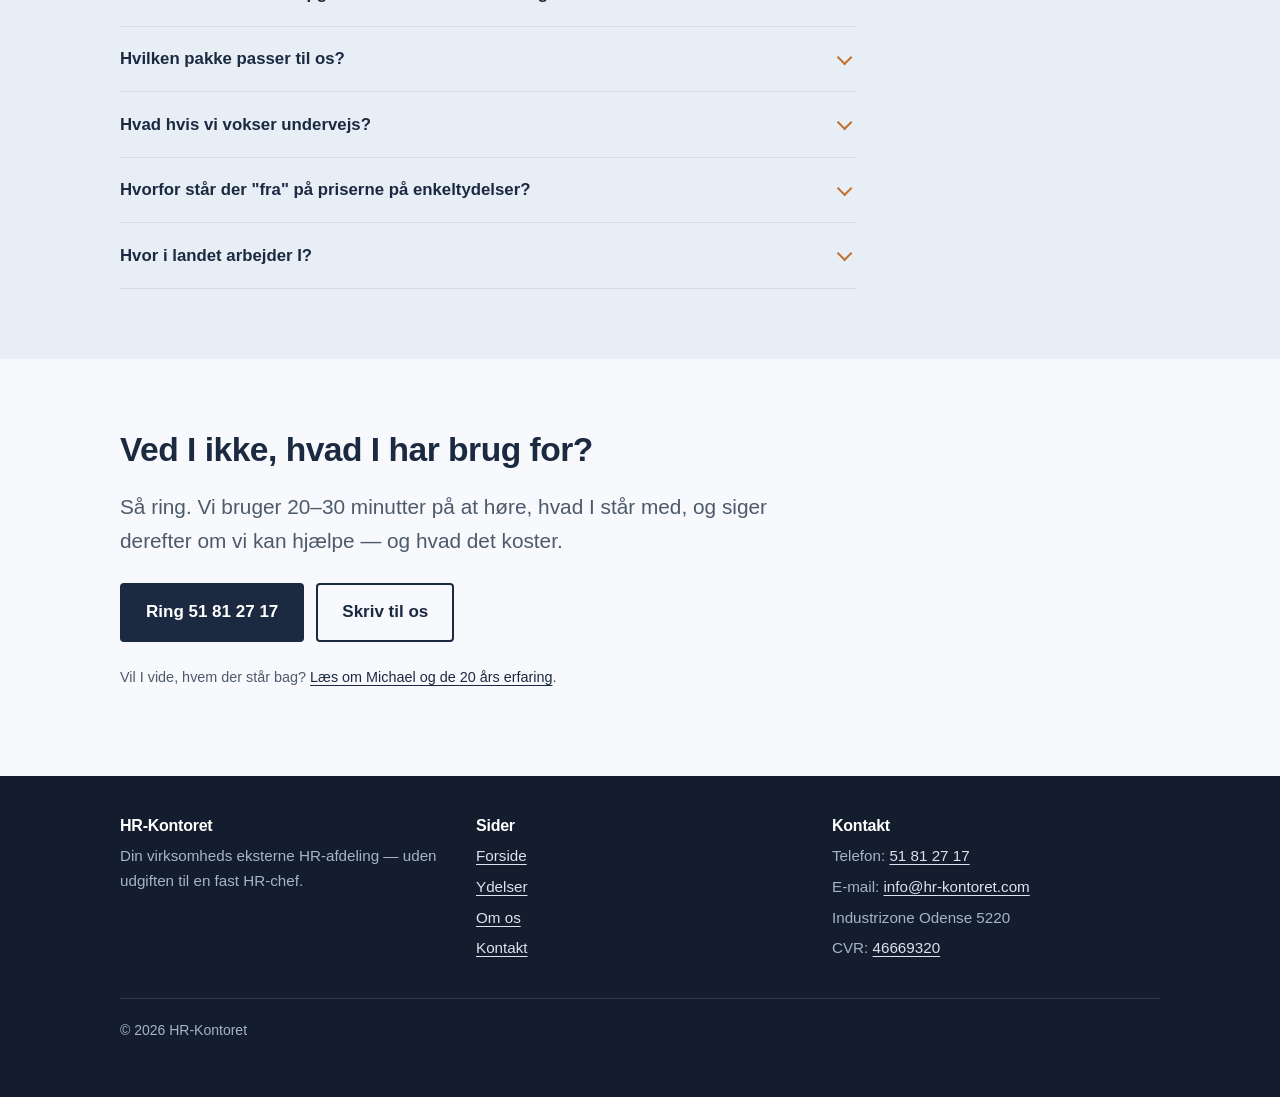
<file: ydelser.html>
<!DOCTYPE html>
<html lang="da">
<head>
<meta charset="utf-8">
<meta name="viewport" content="width=device-width, initial-scale=1">
<title>HR-ydelser og priser | HR-Kontoret</title>
<meta name="description" content="Hvad koster en personalehåndbog eller en rekruttering? Se faste fra-priser på ni HR-ydelser fra 2.500 kr. — eller vælg et abonnement: HR Basis 14.999, HR+ 24.999 eller HR Partner 39.999 kr./md.">
<link rel="canonical" href="https://hr-kontoret.com/ydelser.html">
<meta name="robots" content="index, follow">
<meta name="theme-color" content="#1b2a41">
<meta name="color-scheme" content="light">

<meta property="og:type" content="website">
<meta property="og:locale" content="da_DK">
<meta property="og:site_name" content="HR-Kontoret">
<meta property="og:title" content="HR-ydelser og priser | HR-Kontoret">
<meta property="og:description" content="Faste fra-priser på ni HR-ydelser. Abonnement fra 14.999 kr./md.">
<meta property="og:url" content="https://hr-kontoret.com/ydelser.html">
<meta name="twitter:card" content="summary_large_image">
<meta name="twitter:title" content="HR-ydelser og priser | HR-Kontoret">
<meta name="twitter:description" content="Faste fra-priser på ni HR-ydelser. Abonnement fra 14.999 kr./md.">
<meta property="og:image" content="https://hr-kontoret.com/assets/og-billede.png">
<meta property="og:image:width" content="1200">
<meta property="og:image:height" content="630">
<meta property="og:image:alt" content="HR-Kontoret — din virksomheds eksterne HR-afdeling. Abonnement fra 14.999 kr./md.">

<link rel="icon" href="assets/favicon.svg" type="image/svg+xml">
<link rel="stylesheet" href="assets/style.css">

<script type="application/ld+json">
{
  "@context": "https://schema.org",
  "@type": "OfferCatalog",
  "name": "HR-abonnementer",
  "url": "https://hr-kontoret.com/ydelser.html",
  "itemListElement": [
    {
      "@type": "Offer",
      "name": "HR Basis",
      "description": "Ekstern HR-afdeling til virksomheder med op til ca. 50 medarbejdere.",
      "priceCurrency": "DKK",
      "priceSpecification": { "@type": "UnitPriceSpecification", "price": "14999", "priceCurrency": "DKK", "unitCode": "MON", "valueAddedTaxIncluded": false }
    },
    {
      "@type": "Offer",
      "name": "HR+",
      "description": "Ekstern HR-afdeling til virksomheder med ca. 50-150 medarbejdere.",
      "priceCurrency": "DKK",
      "priceSpecification": { "@type": "UnitPriceSpecification", "price": "24999", "priceCurrency": "DKK", "unitCode": "MON", "valueAddedTaxIncluded": false }
    },
    {
      "@type": "Offer",
      "name": "HR Partner",
      "description": "Strategisk HR-partner til virksomheder med ca. 150-300 medarbejdere.",
      "priceCurrency": "DKK",
      "priceSpecification": { "@type": "UnitPriceSpecification", "price": "39999", "priceCurrency": "DKK", "unitCode": "MON", "valueAddedTaxIncluded": false }
    }
  ]
}
</script>
<script type="application/ld+json">
{
  "@context": "https://schema.org",
  "@type": "FAQPage",
  "mainEntity": [
    {
      "@type": "Question",
      "name": "Hvad koster et HR-abonnement?",
      "acceptedAnswer": {
        "@type": "Answer",
        "text": "Der er tre niveauer: HR Basis til 14.999 kr., HR+ til 24.999 kr. og HR Partner til 39.999 kr. om måneden — alle ekskl. moms. Prisen følger antal medarbejdere, fordi det er dét, der afgør, hvor meget HR der reelt skal laves."
      }
    },
    {
      "@type": "Question",
      "name": "Kan vi købe én enkelt opgave uden at binde os til noget?",
      "acceptedAnswer": {
        "@type": "Answer",
        "text": "Ja. Alle ni ydelser kan købes enkeltvis til en fast pris, uden abonnement og uden binding. Mange starter med en enkelt opgave — typisk kontrakter eller en personalehåndbog — og vender tilbage, næste gang der opstår noget."
      }
    },
    {
      "@type": "Question",
      "name": "Hvilken pakke passer til os?",
      "acceptedAnswer": {
        "@type": "Answer",
        "text": "HR Basis dækker virksomheder med op til ca. 50 medarbejdere, HR+ ligger på ca. 50-150, og HR Partner på ca. 150-300. Er I i tvivl, så ring på 51 81 27 17 — vi finder niveauet sammen, og den samtale koster ikke noget."
      }
    },
    {
      "@type": "Question",
      "name": "Hvad hvis vi vokser undervejs?",
      "acceptedAnswer": {
        "@type": "Answer",
        "text": "Abonnementerne er fleksible. Vokser I ud af jeres niveau, rykker vi op til det næste i stedet for at lade jer sidde med en pakke, der er blevet for lille."
      }
    },
    {
      "@type": "Question",
      "name": "Hvorfor står der \"fra\" på priserne på enkeltydelser?",
      "acceptedAnswer": {
        "@type": "Answer",
        "text": "Fordi opgaverne er forskellige i omfang. En personalehåndbog til 12 medarbejdere er ikke det samme stykke arbejde som en til 120. Under hver pris står der, hvad der påvirker den — og I får altid en fast pris, før vi går i gang."
      }
    },
    {
      "@type": "Question",
      "name": "Hvor i landet arbejder I?",
      "acceptedAnswer": {
        "@type": "Answer",
        "text": "Vi har base i Odense, men rådgivningen foregår som udgangspunkt online, så vi arbejder med virksomheder i hele Danmark. Skal vi mødes fysisk, aftaler vi det fra gang til gang."
      }
    }
  ]
}
</script>
<script type="application/ld+json">
{
  "@context": "https://schema.org",
  "@type": "BreadcrumbList",
  "itemListElement": [
    {
      "@type": "ListItem",
      "position": 1,
      "name": "Forside",
      "item": "https://hr-kontoret.com/"
    },
    {
      "@type": "ListItem",
      "position": 2,
      "name": "Ydelser og priser",
      "item": "https://hr-kontoret.com/ydelser.html"
    }
  ]
}
</script>
</head>
<body>

<a class="skip" href="#main">Spring til indhold</a>

<header class="site-header">
  <div class="wrap">
    <a class="logo" href="index.html"><strong>HR</strong><span>-Kontoret</span></a>
    <input type="checkbox" id="nav-toggle" class="nav-toggle">
    <label class="nav-btn" for="nav-toggle">Menu</label>
    <nav class="site-nav" aria-label="Hovedmenu">
      <ul>
        <li><a href="index.html">Forside</a></li>
        <li><a href="ydelser.html" aria-current="page">Ydelser</a></li>
        <li><a href="om.html">Om os</a></li>
        <li><a href="kontakt.html">Kontakt</a></li>
      </ul>
    </nav>
    <a class="header-cta" href="tel:+4551812717">Ring<span class="hide-sm">&nbsp;51 81 27 17</span></a>
  </div>
</header>

<main id="main">

  <section class="hero">
    <div class="wrap">
      <h1>Ydelser og priser</h1>
      <p>Køb den enkelte opgave til fast pris, eller tegn et abonnement og få hele HR-afdelingen med.</p>
      <div class="btns">
        <a class="btn btn--primary" href="#abonnement">Se abonnementerne</a>
        <a class="btn btn--outline" href="#enkeltydelser">Se enkeltydelser</a>
      </div>
    </div>
  </section>

  <section class="section section--alt" id="abonnement">
    <div class="wrap">
      <span class="eyebrow">HR-abonnement</span>
      <h2>Tre pakker — prisen følger antal medarbejdere</h2>
      <p class="lead">I får en fast HR-person tilknyttet, ubegrænset adgang til at ringe, og det samme beløb på fakturaen hver måned. Antal medarbejdere afgør niveauet, fordi det er dét, der afgør, hvor meget HR der reelt skal laves.</p>

      <div class="plans" style="margin-top:2.5rem">

        <article class="plan">
          <h3>HR Basis</h3>
          <p class="plan-for">Op til ca. 50 medarbejdere</p>
          <p class="price">14.999 kr.<small>pr. måned ekskl. moms</small></p>
          <ul class="check">
            <li>Fast HR-kontaktperson</li>
            <li>Løbende HR-rådgivning via telefon og mail</li>
            <li>Hjælp til personalejura og HR-spørgsmål</li>
            <li>Udarbejdelse og opdatering af HR-dokumenter</li>
            <li>Sparring med ledere</li>
            <li>Kvartalsvis HR-status og handlingsplan</li>
          </ul>
          <a class="btn btn--outline-dark" href="tel:+4551812717">Ring om HR Basis</a>
        </article>

        <article class="plan plan--featured">
          <h3>HR+</h3>
          <p class="plan-for">Ca. 50-150 medarbejdere</p>
          <p class="price">24.999 kr.<small>pr. måned ekskl. moms</small></p>
          <p class="inherits">Alt fra HR Basis, plus:</p>
          <ul class="check">
            <li>Mere løbende HR-support</li>
            <li>Rekrutteringssupport</li>
            <li>Leder- og medarbejdersparring</li>
            <li>Performance management</li>
            <li>Hjælp til MUS-processer</li>
            <li>Trivselsarbejde og APV</li>
            <li>Månedlig HR-status</li>
          </ul>
          <a class="btn btn--dark" href="tel:+4551812717">Ring om HR+</a>
        </article>

        <article class="plan">
          <h3>HR Partner</h3>
          <p class="plan-for">Ca. 150-300 medarbejdere</p>
          <p class="price">39.999 kr.<small>pr. måned ekskl. moms</small></p>
          <p class="inherits">Alt fra HR+, plus:</p>
          <ul class="check">
            <li>Strategisk HR-partnerrolle</li>
            <li>Organisationsudvikling</li>
            <li>Lederudvikling</li>
            <li>HR-årshjul</li>
            <li>Implementering af HR-processer</li>
            <li>Løbende deltagelse i ledelsesdialoger</li>
          </ul>
          <a class="btn btn--outline-dark" href="tel:+4551812717">Ring om HR Partner</a>
        </article>

      </div>

      <p class="moms" style="margin-top:1.5rem">Alle abonnementer er fleksible. Vokser I ud af niveauet, rykker vi op. Alle priser er ekskl. moms — er I i tvivl, så ring, og vi finder det rigtige sammen.</p>
    </div>
  </section>

  <section class="section" id="enkeltydelser">
    <div class="wrap">
      <span class="eyebrow">Enkeltydelser</span>
      <h2>Køb kun det I mangler</h2>
      <p class="lead">Ingen binding og intet abonnement. Priserne er fra-priser, fordi opgaverne er forskellige i omfang — men I får altid en fast pris, før vi går i gang.</p>

      <div class="grid grid--3" style="margin-top:2rem">

        <article class="card card--service">
          <h3>Rekruttering</h3>
          <p>Jobopslag, screening, samtaler og referencetjek. Vi kører hele processen — eller kun den del, I ikke selv når.</p>
          <span class="pris">Fra 15.000 kr.</span>
          <span class="pris-note">Afhænger af stillingens niveau og hvor stor en del af processen vi kører.</span>
        </article>

        <article class="card card--service">
          <h3>Ansættelseskontrakter</h3>
          <p>Nye kontrakter eller gennemgang af jeres eksisterende. Tilpasset funktionærlov og overenskomst, så de holder ved uenighed.</p>
          <span class="pris">Fra 2.500 kr.</span>
          <span class="pris-note">Afhænger af antal stillingstyper, og om I er omfattet af overenskomst.</span>
        </article>

        <article class="card card--service">
          <h3>Personalehåndbog</h3>
          <p>Ferie, sygdom, barsel, IT-regler og personalegoder samlet ét sted — skrevet så medarbejderne selv finder svaret.</p>
          <span class="pris">Fra 15.000 kr.</span>
          <span class="pris-note">Afhænger af antal medarbejdere og hvor meget I har på skrift i forvejen.</span>
        </article>

        <article class="card card--service">
          <h3>HR-rådgivning</h3>
          <p>Et spørgsmål, der skal besvares i dag. Ring, skriv eller book en halv time.</p>
          <span class="pris">1.500 kr. pr. time</span>
          <span class="pris-note">Fast timepris. I hører det på forhånd, hvis en opgave løber over en time.</span>
        </article>

        <article class="card card--service">
          <h3>Leder- og medarbejdersparring</h3>
          <p>Fortrolig sparring til ledere med en svær sag — og til medarbejdere, der har brug for en neutral samtalepartner.</p>
          <span class="pris">Fra 2.500 kr. pr. session</span>
          <span class="pris-note">Afhænger af sessionens længde og om der skal følges op bagefter.</span>
        </article>

        <article class="card card--service">
          <h3>Performance management</h3>
          <p>Struktur på MUS, mål og opfølgning i et system, der passer til jeres størrelse — ikke et koncernsystem.</p>
          <span class="pris">Fra 10.000 kr.</span>
          <span class="pris-note">Afhænger af antal ledere og hvor meget struktur I har i forvejen.</span>
        </article>

        <article class="card card--service">
          <h3>Trivsel og APV</h3>
          <p>Lovpligtig APV og trivselsmålinger. Vi gennemfører, læser resultaterne og laver handlingsplanen.</p>
          <span class="pris">Fra 12.500 kr.</span>
          <span class="pris-note">Afhænger af antal medarbejdere og afdelinger.</span>
        </article>

        <article class="card card--service">
          <h3>HR-strategi og organisationsudvikling</h3>
          <p>Skal I vokse, eller skal roller og ansvar sættes op på ny? Vi lægger planen for hvordan — og hvad der skal ske først.</p>
          <span class="pris">Fra 25.000 kr.</span>
          <span class="pris-note">Afhænger af virksomhedens størrelse og hvor omfattende omlægningen er.</span>
        </article>

        <article class="card card--service">
          <h3>Personalesager og opsigelser</h3>
          <p>Advarsler, sygefraværssamtaler, bortvisninger og opsigelser — korrekt og dokumenteret, så I undgår en sag bagefter.</p>
          <span class="pris">Fra 5.000 kr.</span>
          <span class="pris-note">Afhænger af sagens omfang, og om vi deltager i møderne eller kun forbereder dem.</span>
        </article>

      </div>

      <p class="moms" style="margin-top:1.5rem">Alle priser er ekskl. moms.</p>
    </div>
  </section>

  <section class="section section--alt" id="spoergsmaal">
    <div class="wrap">
      <span class="eyebrow">Spørgsmål og svar</span>
      <h2>Det bliver vi oftest spurgt om</h2>

      <div class="faq" style="margin-top:1.5rem">
        <details>
          <summary>Hvad koster et HR-abonnement?</summary>
          <p>Der er tre niveauer: HR Basis til 14.999 kr., HR+ til 24.999 kr. og HR Partner til 39.999 kr. om måneden — alle ekskl. moms. Prisen følger antal medarbejdere, fordi det er dét, der afgør, hvor meget HR der reelt skal laves.</p>
        </details>

        <details>
          <summary>Kan vi købe én enkelt opgave uden at binde os til noget?</summary>
          <p>Ja. Alle ni ydelser kan købes enkeltvis til en fast pris, uden abonnement og uden binding. Mange starter med en enkelt opgave — typisk kontrakter eller en personalehåndbog — og vender tilbage, næste gang der opstår noget.</p>
        </details>

        <details>
          <summary>Hvilken pakke passer til os?</summary>
          <p>HR Basis dækker virksomheder med op til ca. 50 medarbejdere, HR+ ligger på ca. 50-150, og HR Partner på ca. 150-300. Er I i tvivl, så ring på 51 81 27 17 — vi finder niveauet sammen, og den samtale koster ikke noget.</p>
        </details>

        <details>
          <summary>Hvad hvis vi vokser undervejs?</summary>
          <p>Abonnementerne er fleksible. Vokser I ud af jeres niveau, rykker vi op til det næste i stedet for at lade jer sidde med en pakke, der er blevet for lille.</p>
        </details>

        <details>
          <summary>Hvorfor står der "fra" på priserne på enkeltydelser?</summary>
          <p>Fordi opgaverne er forskellige i omfang. En personalehåndbog til 12 medarbejdere er ikke det samme stykke arbejde som en til 120. Under hver pris står der, hvad der påvirker den — og I får altid en fast pris, før vi går i gang.</p>
        </details>

        <details>
          <summary>Hvor i landet arbejder I?</summary>
          <p>Vi har base i Odense, men rådgivningen foregår som udgangspunkt online, så vi arbejder med virksomheder i hele Danmark. Skal vi mødes fysisk, aftaler vi det fra gang til gang.</p>
        </details>
      </div>
    </div>
  </section>

  <section class="section">
    <div class="wrap">
      <h2>Ved I ikke, hvad I har brug for?</h2>
      <p class="lead">Så ring. Vi bruger 20–30 minutter på at høre, hvad I står med, og siger derefter om vi kan hjælpe — og hvad det koster.</p>
      <div class="btns" style="margin-top:1.5rem">
        <a class="btn btn--dark" href="tel:+4551812717">Ring 51 81 27 17</a>
        <a class="btn btn--outline-dark" href="kontakt.html">Skriv til os</a>
      </div>
      <p class="moms" style="margin-top:1.5rem">Vil I vide, hvem der står bag? <a href="om.html">Læs om Michael og de 20 års erfaring</a>.</p>
    </div>
  </section>

</main>

<footer class="site-footer">
  <div class="wrap">
    <div class="grid grid--3">
      <div>
        <h3>HR-Kontoret</h3>
        <p>Din virksomheds eksterne HR-afdeling — uden udgiften til en fast HR-chef.</p>
      </div>
      <div>
        <h3>Sider</h3>
        <ul>
          <li><a href="index.html">Forside</a></li>
          <li><a href="ydelser.html">Ydelser</a></li>
          <li><a href="om.html">Om os</a></li>
          <li><a href="kontakt.html">Kontakt</a></li>
        </ul>
      </div>
      <div>
        <h3>Kontakt</h3>
        <ul>
          <li>Telefon: <a href="tel:+4551812717">51 81 27 17</a></li>
          <li>E-mail: <a href="mailto:info@hr-kontoret.com">info@hr-kontoret.com</a></li>
          <li>Industrizone Odense 5220</li>
          <li>CVR: <a href="https://datacvr.virk.dk/enhed/virksomhed/46669320" rel="noopener">46669320</a></li>
        </ul>
      </div>
    </div>
    <p class="footer-bottom">© 2026 HR-Kontoret</p>
  </div>
</footer>

</body>
</html>
</file>
<file: assets/style.css>
/* HR-Kontoret — stylesheet
   Mobile-first. Ingen webfonts, ingen frameworks, ingen JavaScript.
   Ét stylesheet, nul eksterne requests. */

/* Kølige neutrale flader + marineblå + varm okker.
   Beige og okker lå for tæt på hinanden og gjorde siden mudret —
   mod køligt grå-blåt springer okkeren frem i stedet. */
:root {
  --navy: #1b2a41;
  --navy-dark: #131d2d;
  --navy-soft: #2c3f5c;
  --ochre: #c2712f;
  --ochre-dark: #a25a24;
  --bg: #f7f9fc;
  --bg-alt: #e8eef6;
  --ink: #16202e;
  --ink-soft: #4d5a6b;
  --line: #d3dce8;
  --white: #fff;

  --wrap: 1080px;
  --radius: 4px;
  --shadow: 0 1px 3px rgba(27, 42, 65, .08), 0 8px 24px rgba(27, 42, 65, .06);

  --font: -apple-system, BlinkMacSystemFont, "Segoe UI", Roboto, "Helvetica Neue", Arial, sans-serif;
}

*, *::before, *::after { box-sizing: border-box; }

html { scroll-behavior: smooth; -webkit-text-size-adjust: 100%; }

/* ---------- Overgange ----------
   Bløde skift mellem sider og sektioner. Alt er ren CSS og degraderer
   pænt i browsere der ikke understøtter det. */

/* Sideskift: krydstoning i stedet for et hårdt hop */
@view-transition { navigation: auto; }

::view-transition-old(root) { animation: fade-out .18s ease both; }
::view-transition-new(root) { animation: fade-in .28s ease both; }

@keyframes fade-out { to { opacity: 0; } }
@keyframes fade-in { from { opacity: 0; } }

/* Sektioner glider blidt på plads, når de ruller i syne.
   Bevidst KUN transform — aldrig opacity. Så kan indhold aldrig
   ende usynligt i print, i browsere uden understøttelse eller
   hvis animationen af en eller anden grund ikke kører. */
@keyframes rise-in {
  from { transform: translateY(26px); }
  to   { transform: none; }
}

@supports (animation-timeline: view()) {
  @media (prefers-reduced-motion: no-preference) {
    .section > .wrap {
      animation: rise-in linear both;
      animation-timeline: view();
      animation-range: entry 10% cover 25%;
    }
  }
}

@media (prefers-reduced-motion: reduce) {
  html { scroll-behavior: auto; }
  *, ::view-transition-old(root), ::view-transition-new(root) {
    animation: none !important;
    transition: none !important;
  }
}

body {
  margin: 0;
  font-family: var(--font);
  font-size: 1.0625rem;
  line-height: 1.65;
  color: var(--ink);
  background: var(--bg);
  -webkit-font-smoothing: antialiased;
}

img { max-width: 100%; height: auto; display: block; }

a { color: var(--navy); text-underline-offset: 3px; transition: color .15s ease; }
a:hover { color: var(--ochre-dark); }

:focus-visible {
  outline: 3px solid var(--ochre);
  outline-offset: 2px;
}

h1, h2, h3 {
  line-height: 1.2;
  color: var(--navy);
  margin: 0 0 .6em;
  letter-spacing: -.015em;
}

h1 { font-size: clamp(1.9rem, 5.2vw, 3rem); }
h2 { font-size: clamp(1.45rem, 3.4vw, 2.1rem); }
h3 { font-size: 1.15rem; }

p { margin: 0 0 1.1em; }

.wrap {
  width: 100%;
  max-width: var(--wrap);
  margin-inline: auto;
  padding-inline: 1.25rem;
}

.section { padding-block: clamp(2.75rem, 5.5vw, 4.5rem); }
.section--alt { background: var(--bg-alt); }

/* Mørkeblå sektioner bærer samme rudenet som hero — struktur og orden,
   hvilket er præcis det HR-Kontoret sælger. Ren CSS, ingen billedfil. */
.section--navy {
  background: var(--navy);
  color: #e8ecf2;
  position: relative;
  overflow: hidden;
}
.section--navy::before {
  content: "";
  position: absolute;
  inset: 0;
  background-image:
    linear-gradient(rgba(255,255,255,.045) 1px, transparent 1px),
    linear-gradient(90deg, rgba(255,255,255,.045) 1px, transparent 1px);
  background-size: 46px 46px;
  pointer-events: none;
}
.section--navy > .wrap { position: relative; }
.section--navy h2, .section--navy h3 { color: var(--white); }
.section--navy a { color: #fff; }

.lead {
  font-size: clamp(1.1rem, 2.2vw, 1.3rem);
  color: var(--ink-soft);
  max-width: 62ch;
}
.section--navy .lead { color: #c9d3e0; }

.eyebrow {
  display: block;
  font-size: .8rem;
  font-weight: 700;
  letter-spacing: .12em;
  text-transform: uppercase;
  color: var(--ochre-dark);
  margin-bottom: .75rem;
}
.section--navy .eyebrow { color: #e0a367; }

/* ---------- Skip link ---------- */

.skip {
  position: absolute;
  left: -9999px;
  top: 0;
  background: var(--navy);
  color: #fff;
  padding: .75rem 1rem;
  z-index: 100;
}
.skip:focus { left: 0; }

/* ---------- Header ---------- */

.site-header {
  background: var(--bg);
  border-bottom: 1px solid var(--line);
  position: sticky;
  top: 0;
  z-index: 50;
}

.site-header .wrap {
  display: flex;
  align-items: center;
  /* På mobil: menu og logo samlet i venstre side */
  justify-content: flex-start;
  flex-wrap: wrap;
  gap: .75rem;
  min-height: 68px;
}

.logo {
  font-size: clamp(1.2rem, 4.4vw, 1.7rem);
  font-weight: 800;
  letter-spacing: -.025em;
  color: var(--navy);
  text-decoration: none;
  white-space: nowrap;
  /* Mindst 44 px klikflade, også på telefon */
  display: inline-flex;
  align-items: center;
  min-height: 44px;
}
.logo span { font-weight: 400; color: var(--navy-soft); }

.nav-toggle { position: absolute; width: 1px; height: 1px; opacity: 0; pointer-events: none; }

.nav-btn {
  display: flex;
  align-items: center;
  gap: .5rem;
  font-size: .95rem;
  font-weight: 600;
  color: var(--navy);
  border: 1px solid var(--line);
  border-radius: var(--radius);
  padding: .5rem .8rem;
  cursor: pointer;
  background: var(--white);
}

.nav-btn::before {
  content: "";
  flex: none;
  width: 18px; height: 2px;
  background: currentColor;
  box-shadow: 0 5px 0 currentColor, 0 -5px 0 currentColor;
}

/* På mobil står burgermenuen yderst til højre, logoet til venstre */
.nav-btn { margin-left: auto; }

.site-nav {
  display: none;
  width: 100%;
  padding-bottom: 1rem;
}

.nav-toggle:checked ~ .site-nav { display: block; }
.nav-toggle:focus-visible ~ .nav-btn { outline: 3px solid var(--ochre); outline-offset: 2px; }

.site-nav ul {
  list-style: none;
  margin: 0;
  padding: 0;
  display: flex;
  flex-direction: column;
  gap: .15rem;
}

.site-nav a {
  display: block;
  padding: .6rem .25rem;
  text-decoration: none;
  font-weight: 600;
  color: var(--navy);
  border-bottom: 1px solid var(--line);
}
.site-nav a[aria-current="page"] { color: var(--ochre-dark); }

/* Ring-knappen vises kun fra tablet og op. På mobil er headeren
   ren menu + logo, og opkaldsknapperne ligger i selve indholdet. */
.header-cta { display: none; }

.hide-sm { display: none; }

@media (min-width: 800px) {
  .site-header .wrap { justify-content: space-between; gap: 1rem; }
  .nav-btn { display: none; }
  .site-nav { display: block; width: auto; padding: 0; }
  .site-nav ul { flex-direction: row; gap: 1.6rem; align-items: center; }
  .site-nav a { border: 0; padding: .25rem 0; }
  .site-nav a:hover { color: var(--ochre-dark); }
  .site-nav a[aria-current="page"] { border-bottom: 2px solid var(--ochre); }

  .header-cta {
    display: inline-flex;
    align-items: center;
    background: var(--navy);
    color: #fff;
    padding: .55rem .9rem;
    border-radius: var(--radius);
    text-decoration: none;
    font-weight: 700;
    font-size: .95rem;
    min-height: 44px;
  }
  .header-cta:hover { background: var(--ochre-dark); color: #fff; }

  .hide-sm { display: inline; }
}

/* ---------- Hero ---------- */

.hero {
  background: var(--navy);
  color: #e8ecf2;
  padding-block: clamp(3rem, 8vw, 6rem);
  position: relative;
  overflow: hidden;
}

/* Rudenet-tekstur: signalerer struktur og orden. Ren CSS = ingen ekstra requests. */
.hero::before {
  content: "";
  position: absolute;
  inset: 0;
  background-image:
    linear-gradient(rgba(255,255,255,.045) 1px, transparent 1px),
    linear-gradient(90deg, rgba(255,255,255,.045) 1px, transparent 1px);
  background-size: 46px 46px;
  pointer-events: none;
}

.hero .wrap { position: relative; }

.hero h1 { color: var(--white); max-width: 17ch; }
.hero p { color: #c9d3e0; max-width: 56ch; font-size: clamp(1.1rem, 2.2vw, 1.3rem); }

.hero-price {
  display: inline-block;
  border-left: 3px solid var(--ochre);
  padding-left: .9rem;
  margin: 0 0 1.75rem;
  color: #e8ecf2;
  font-size: 1rem;
}

/* ---------- Knapper ---------- */

.btns { display: flex; flex-wrap: wrap; gap: .75rem; }

.btn {
  display: inline-flex;
  align-items: center;
  justify-content: center;
  gap: .5rem;
  padding: .85rem 1.5rem;
  border-radius: var(--radius);
  font-weight: 700;
  font-size: 1.0625rem;
  text-decoration: none;
  border: 2px solid transparent;
  min-height: 48px;
  transition: background .15s ease, color .15s ease;
}

.btn--primary { background: var(--ochre); color: #fff; }
.btn--primary:hover { background: var(--ochre-dark); color: #fff; }

/* --outline bruges på mørk baggrund, --outline-dark på lys */
.btn--outline { border-color: currentColor; color: inherit; background: transparent; }
.btn--outline:hover { background: rgba(255,255,255,.12); color: inherit; }

.btn--outline-dark { border-color: var(--navy); color: var(--navy); background: transparent; }
.btn--outline-dark:hover { background: var(--navy); color: #fff; }

.btn--dark { background: var(--navy); color: #fff; }
.btn--dark:hover { background: var(--navy-dark); color: #fff; }

/* ---------- Grid & kort ---------- */

.grid { display: grid; gap: 1.25rem; }
.grid--3 { grid-template-columns: 1fr; }
.grid--2 { grid-template-columns: 1fr; }

@media (min-width: 700px) {
  .grid--2 { grid-template-columns: repeat(2, 1fr); }
  .grid--3 { grid-template-columns: repeat(2, 1fr); }
}
@media (min-width: 980px) {
  .grid--3 { grid-template-columns: repeat(3, 1fr); }
}

.card {
  background: var(--white);
  border: 1px solid var(--line);
  border-radius: var(--radius);
  padding: 1.6rem;
  transition: transform .2s ease, box-shadow .2s ease, border-color .2s ease;
}
.card h3 { margin-bottom: .5rem; }
.card p:last-child { margin-bottom: 0; }

/* Kortene i en række er lige høje, og prisblokken skubbes ned i bunden
   med margin-top:auto — så flugter alle priser vandret, uanset hvor lang
   beskrivelsen er. */
.card--service {
  border-top: 3px solid var(--ochre);
  display: flex;
  flex-direction: column;
  height: 100%;
}

@media (hover: hover) {
  .card--service:hover { transform: translateY(-3px); box-shadow: var(--shadow); }
}

/* ---------- Trin ---------- */

.steps { list-style: none; margin: 0; padding: 0; display: grid; gap: 1.5rem; counter-reset: step; }
@media (min-width: 800px) { .steps { grid-template-columns: repeat(3, 1fr); } }

.steps li { counter-increment: step; padding-top: 3.2rem; position: relative; }
.steps li::before {
  content: counter(step);
  position: absolute;
  top: 0; left: 0;
  width: 2.4rem; height: 2.4rem;
  display: grid; place-items: center;
  background: var(--ochre);
  color: #fff;
  font-weight: 800;
  border-radius: 50%;
}
.steps h3 { margin-bottom: .35rem; }

/* ---------- Tjekliste ---------- */

.check { list-style: none; margin: 0 0 1.5rem; padding: 0; }
.check li {
  position: relative;
  padding-left: 1.9rem;
  margin-bottom: .7rem;
  max-width: 62ch;
}
.check li::before {
  content: "";
  position: absolute;
  left: 0; top: .48em;
  width: .7rem; height: .38rem;
  border-left: 2.5px solid var(--ochre);
  border-bottom: 2.5px solid var(--ochre);
  transform: rotate(-45deg);
}

/* ---------- Abonnementspakker ---------- */

.plans {
  display: grid;
  gap: 1.25rem;
  grid-template-columns: 1fr;
  align-items: start;
}
@media (min-width: 980px) { .plans { grid-template-columns: repeat(3, 1fr); } }

.plan {
  background: var(--white);
  border: 1px solid var(--line);
  border-radius: var(--radius);
  padding: clamp(1.5rem, 3.5vw, 2rem);
  display: flex;
  flex-direction: column;
  height: 100%;
  transition: transform .2s ease, box-shadow .2s ease, border-color .2s ease;
}

@media (hover: hover) {
  .plan:hover {
    transform: translateY(-4px);
    box-shadow: 0 2px 6px rgba(27,42,65,.1), 0 14px 34px rgba(27,42,65,.12);
    border-color: var(--ochre);
  }
  .plan--featured:hover { border-color: var(--ochre); }
}

.plan--featured {
  border: 2px solid var(--navy);
  box-shadow: var(--shadow);
  position: relative;
}
.plan--featured::before {
  content: "Mest valgt";
  position: absolute;
  top: -.85rem; left: clamp(1.5rem, 3.5vw, 2rem);
  background: var(--ochre);
  color: #fff;
  font-size: .75rem;
  font-weight: 800;
  letter-spacing: .08em;
  text-transform: uppercase;
  padding: .25rem .7rem;
  border-radius: 2px;
}

.plan h3 { font-size: 1.35rem; margin-bottom: .15rem; }

.plan .plan-for {
  font-size: .95rem;
  color: var(--ink-soft);
  margin-bottom: 1rem;
}

.plan .price {
  font-size: clamp(1.7rem, 4vw, 2.1rem);
  font-weight: 800;
  color: var(--navy);
  line-height: 1.1;
  margin-bottom: 1.25rem;
  padding-bottom: 1.25rem;
  border-bottom: 1px solid var(--line);
}
.plan .price small { display: block; font-size: .9rem; font-weight: 400; color: var(--ink-soft); margin-top: .35rem; }

.plan .inherits {
  font-size: .95rem;
  font-weight: 700;
  color: var(--ochre-dark);
  margin-bottom: .75rem;
}

.plan .check { margin-bottom: 1.5rem; }
.plan .check li { font-size: .98rem; margin-bottom: .5rem; }

.plan .btn { margin-top: auto; width: 100%; }

/* ---------- Prisliste for enkeltydelser ---------- */

.card--service .pris {
  display: block;
  margin-top: auto;
  padding-top: .85rem;
  border-top: 1px solid var(--line);
  font-weight: 700;
  font-size: 1.1rem;
  color: var(--navy);
}
/* Luft mellem beskrivelse og prislinje, også når kortet er lavt */
.card--service p:last-of-type { margin-bottom: 1.25rem; }

.card--service .pris-note {
  display: block;
  margin-top: .25rem;
  font-size: .78rem;
  line-height: 1.45;
  color: #6b7787;
  /* Plads til to linjer, så prislinjerne flugter selv når noten er kort */
  min-height: calc(2 * 1.45em);
}

.moms { font-size: .9rem; color: var(--ink-soft); }

/* ---------- Sådan fungerer abonnementet ---------- */

.how {
  display: grid;
  gap: 1.75rem;
  margin-top: 2rem;
}
@media (min-width: 800px) { .how { grid-template-columns: repeat(2, 1fr); gap: 2rem 3rem; } }

.how > div { max-width: 56ch; }
.how h3 { font-size: 1.1rem; margin-bottom: .35rem; }
.how p { margin-bottom: 0; }
.section--navy .how h3 { color: #fff; }
.section--navy .how p { color: #c9d3e0; }

/* ---------- Om-siden: løbende tekst ---------- */

.prose { max-width: 64ch; }
.prose p { font-size: 1.0625rem; }
.prose p:first-of-type {
  font-size: clamp(1.1rem, 2.2vw, 1.25rem);
  color: var(--ink-soft);
}

/* ---------- Kontakt ----------
   To spalter: oplysninger til venstre, formular til højre. */

.contact-split {
  display: grid;
  gap: 2.5rem;
  grid-template-columns: 1fr;
  align-items: start;
}
@media (min-width: 900px) {
  .contact-split { grid-template-columns: minmax(0, 5fr) minmax(0, 7fr); gap: 3.5rem; }
}

.info-block + .info-block { margin-top: 2rem; }
.info-block h3 {
  font-size: .8rem;
  letter-spacing: .11em;
  text-transform: uppercase;
  color: var(--ink-soft);
  margin-bottom: .5rem;
}
.info-block .value {
  font-size: 1.15rem;
  font-weight: 700;
  color: var(--navy);
  text-decoration: none;
  display: block;
  overflow-wrap: anywhere;
}
/* Links skal være til at ramme med en tommelfinger */
a.value { display: flex; align-items: center; min-height: 44px; }
/* Diskret understregning, så det er tydeligt at man kan trykke */
a.value {
  text-decoration: underline;
  text-decoration-color: var(--line);
  text-decoration-thickness: 2px;
  text-underline-offset: 5px;
  transition: color .15s ease, text-decoration-color .15s ease;
}
a.value:hover {
  color: var(--ochre-dark);
  text-decoration-color: var(--ochre);
}
.info-block .value--tel { font-size: clamp(1.6rem, 4vw, 2.1rem); letter-spacing: -.02em; }
.info-block p { margin: .35rem 0 0; color: var(--ink-soft); font-size: .95rem; }

.call-out { text-align: center; max-width: 46rem; margin-inline: auto; }

.call-out .tel {
  display: inline-flex;
  align-items: center;
  min-height: 48px;
  font-size: clamp(2.3rem, 8vw, 4rem);
  font-weight: 800;
  letter-spacing: -.035em;
  line-height: 1.1;
  color: var(--navy);
  text-decoration: none;
  margin: .25rem 0 1.5rem;
}
.call-out .tel:hover { color: var(--ochre-dark); }

.call-out .btns { justify-content: center; }

/* Åbningstider */
.hours { list-style: none; margin: 0; padding: 0; max-width: 26rem; }
.hours li {
  display: flex;
  justify-content: space-between;
  gap: 1rem;
  padding: .55rem 0;
  border-bottom: 1px solid var(--line);
}
.hours li:last-child { border-bottom: 0; }
.hours span:last-child { font-weight: 700; color: var(--navy); white-space: nowrap; }

.section--navy .hours li { border-bottom-color: rgba(255,255,255,.16); }
.section--navy .hours span:last-child { color: #fff; }
.section--navy .hours span:first-child { color: #c9d3e0; }

/* ---------- Kontaktformular ---------- */

.form-card {
  background: var(--white);
  border: 1px solid var(--line);
  border-top: 3px solid var(--ochre);
  border-radius: var(--radius);
  padding: clamp(1.5rem, 4vw, 2.5rem);
  box-shadow: var(--shadow);
}

.field { margin-bottom: 1.25rem; }

.field label {
  display: block;
  font-weight: 700;
  font-size: .95rem;
  color: var(--navy);
  margin-bottom: .4rem;
}
.field .valgfri { font-weight: 400; color: var(--ink-soft); }

.field input,
.field select,
.field textarea {
  width: 100%;
  font: inherit;
  color: var(--ink);
  background: var(--bg);
  border: 1px solid var(--line);
  border-radius: var(--radius);
  padding: .75rem .85rem;
  min-height: 48px;
  transition: border-color .15s ease, box-shadow .15s ease;
}

.field textarea { min-height: 130px; resize: vertical; }

.field select {
  appearance: none;
  background-image: url("data:image/svg+xml,%3Csvg xmlns='http://www.w3.org/2000/svg' viewBox='0 0 12 8'%3E%3Cpath d='M1 1l5 5 5-5' fill='none' stroke='%231b2a41' stroke-width='2'/%3E%3C/svg%3E");
  background-repeat: no-repeat;
  background-position: right .9rem center;
  background-size: 12px;
  padding-right: 2.5rem;
}

.field input:focus,
.field select:focus,
.field textarea:focus {
  border-color: var(--ochre);
  box-shadow: 0 0 0 3px rgba(201,123,60,.18);
  outline: none;
  background: var(--white);
}

.form-row { display: grid; gap: 0 1.25rem; grid-template-columns: 1fr; }
@media (min-width: 620px) { .form-row { grid-template-columns: 1fr 1fr; } }

.form-note { font-size: .9rem; color: var(--ink-soft); margin: 1rem 0 0; }

/* Honeypot mod spam-bots — skjult for mennesker */
.hp { position: absolute; left: -9999px; opacity: 0; height: 0; overflow: hidden; }

/* ---------- Placeholder-markering (fjernes når indhold er på plads) ---------- */

.ph {
  background: #fff2cc;
  border-bottom: 1px dashed #d4a017;
  padding: 0 .2em;
  color: #6b5000;
  font-style: normal;
}
.section--navy .ph, .hero .ph { background: rgba(255,220,120,.22); color: #ffe6ac; border-bottom-color: rgba(255,220,120,.5); }

/* ---------- Spørgsmål og svar ----------
   Bygget på <details>/<summary> — virker uden JavaScript. */

.faq { max-width: 46rem; }

.faq details {
  border-bottom: 1px solid var(--line);
}
.faq summary {
  cursor: pointer;
  list-style: none;
  padding: 1.15rem 2.5rem 1.15rem 0;
  font-weight: 700;
  font-size: 1.05rem;
  color: var(--navy);
  position: relative;
  min-height: 48px;
  display: flex;
  align-items: center;
}
.faq summary::-webkit-details-marker { display: none; }

.faq summary::after {
  content: "";
  position: absolute;
  right: .5rem;
  width: 11px; height: 11px;
  border-right: 2.5px solid var(--ochre);
  border-bottom: 2.5px solid var(--ochre);
  transform: rotate(45deg) translateY(-3px);
  transition: transform .2s ease;
}
.faq details[open] summary::after { transform: rotate(-135deg) translateY(-3px); }

.faq summary:hover { color: var(--ochre-dark); }

.faq details > p {
  margin: 0 0 1.25rem;
  color: var(--ink-soft);
  max-width: 62ch;
}

/* ---------- Footer ---------- */

.site-footer {
  background: var(--navy-dark);
  color: #a8b4c6;
  padding-block: 2.5rem;
  font-size: .95rem;
}
.site-footer a { color: #dce3ec; }
.site-footer .grid { gap: 1.75rem; }
.site-footer h3 { color: #fff; font-size: 1rem; margin-bottom: .5rem; }
.site-footer ul { list-style: none; margin: 0; padding: 0; }
.site-footer li { margin-bottom: .35rem; }
.footer-bottom {
  border-top: 1px solid rgba(255,255,255,.12);
  margin-top: 2rem;
  padding-top: 1.25rem;
  font-size: .875rem;
}
</file>
